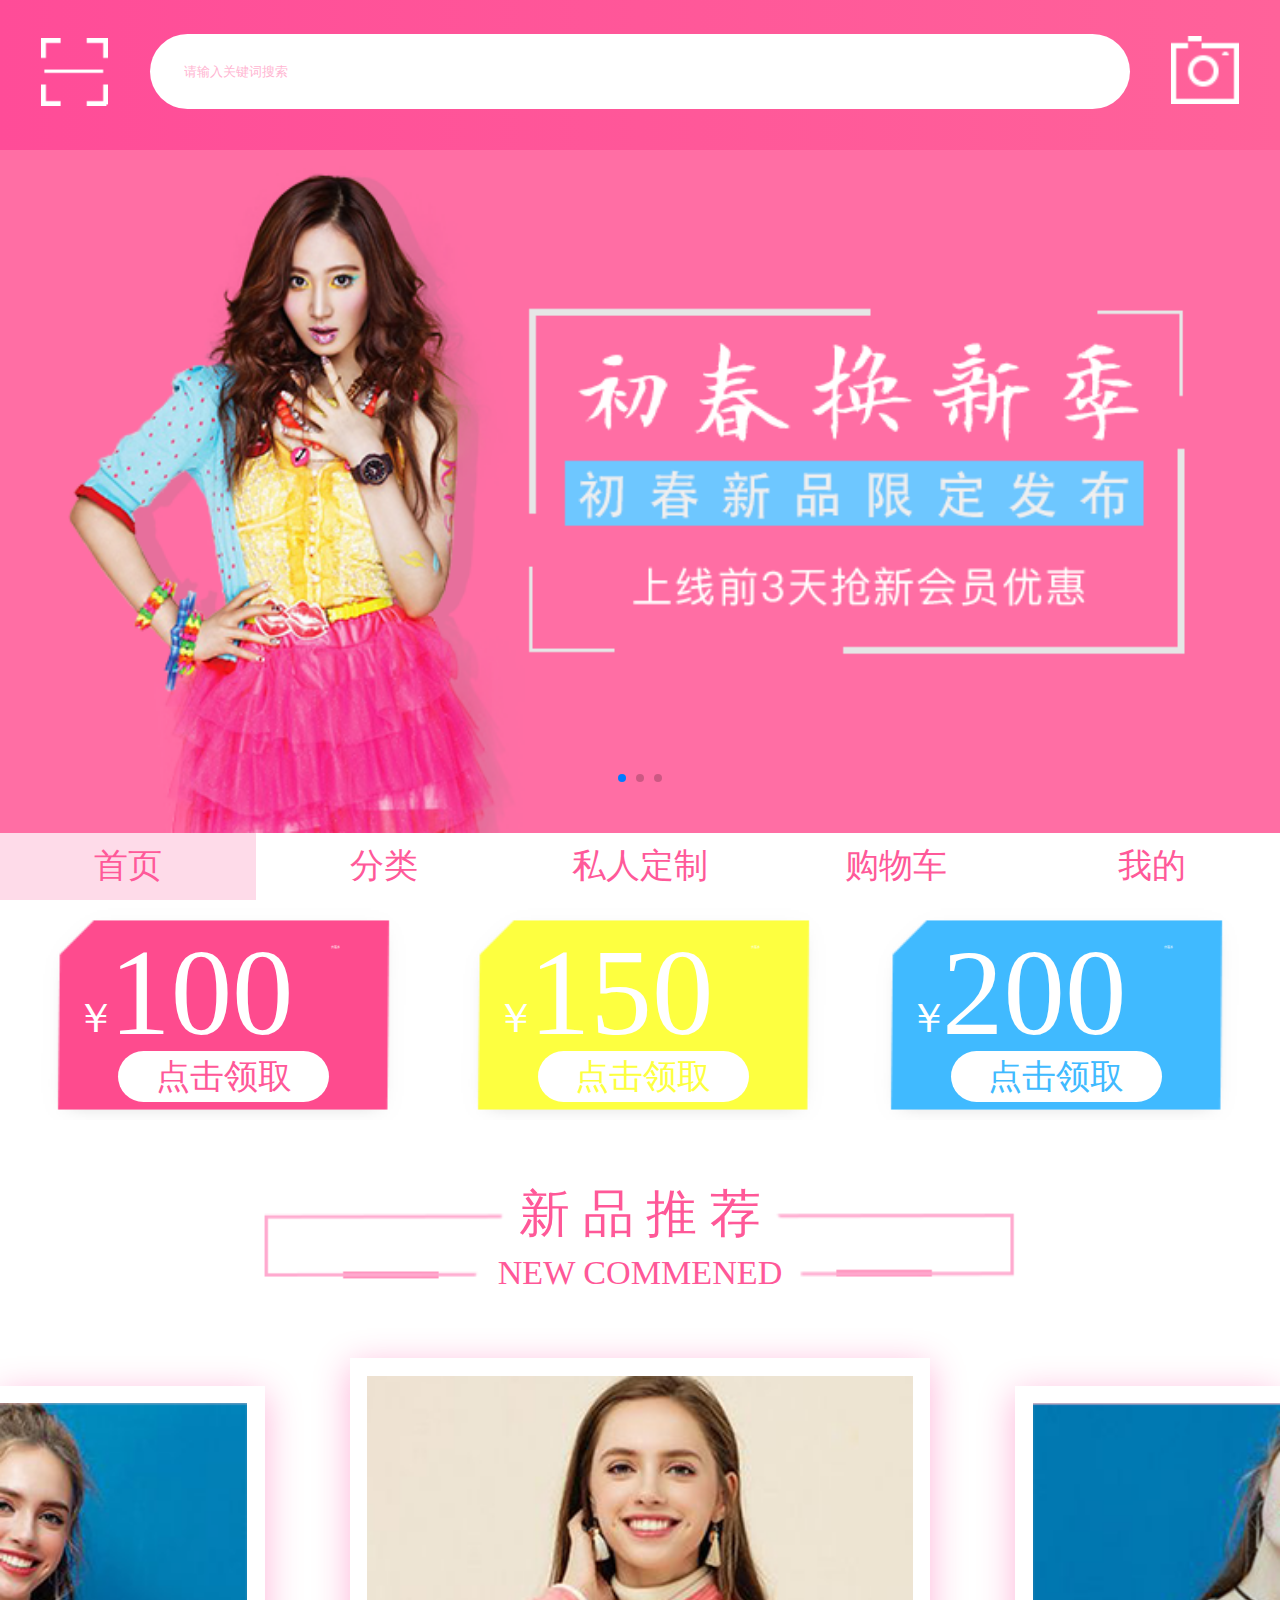
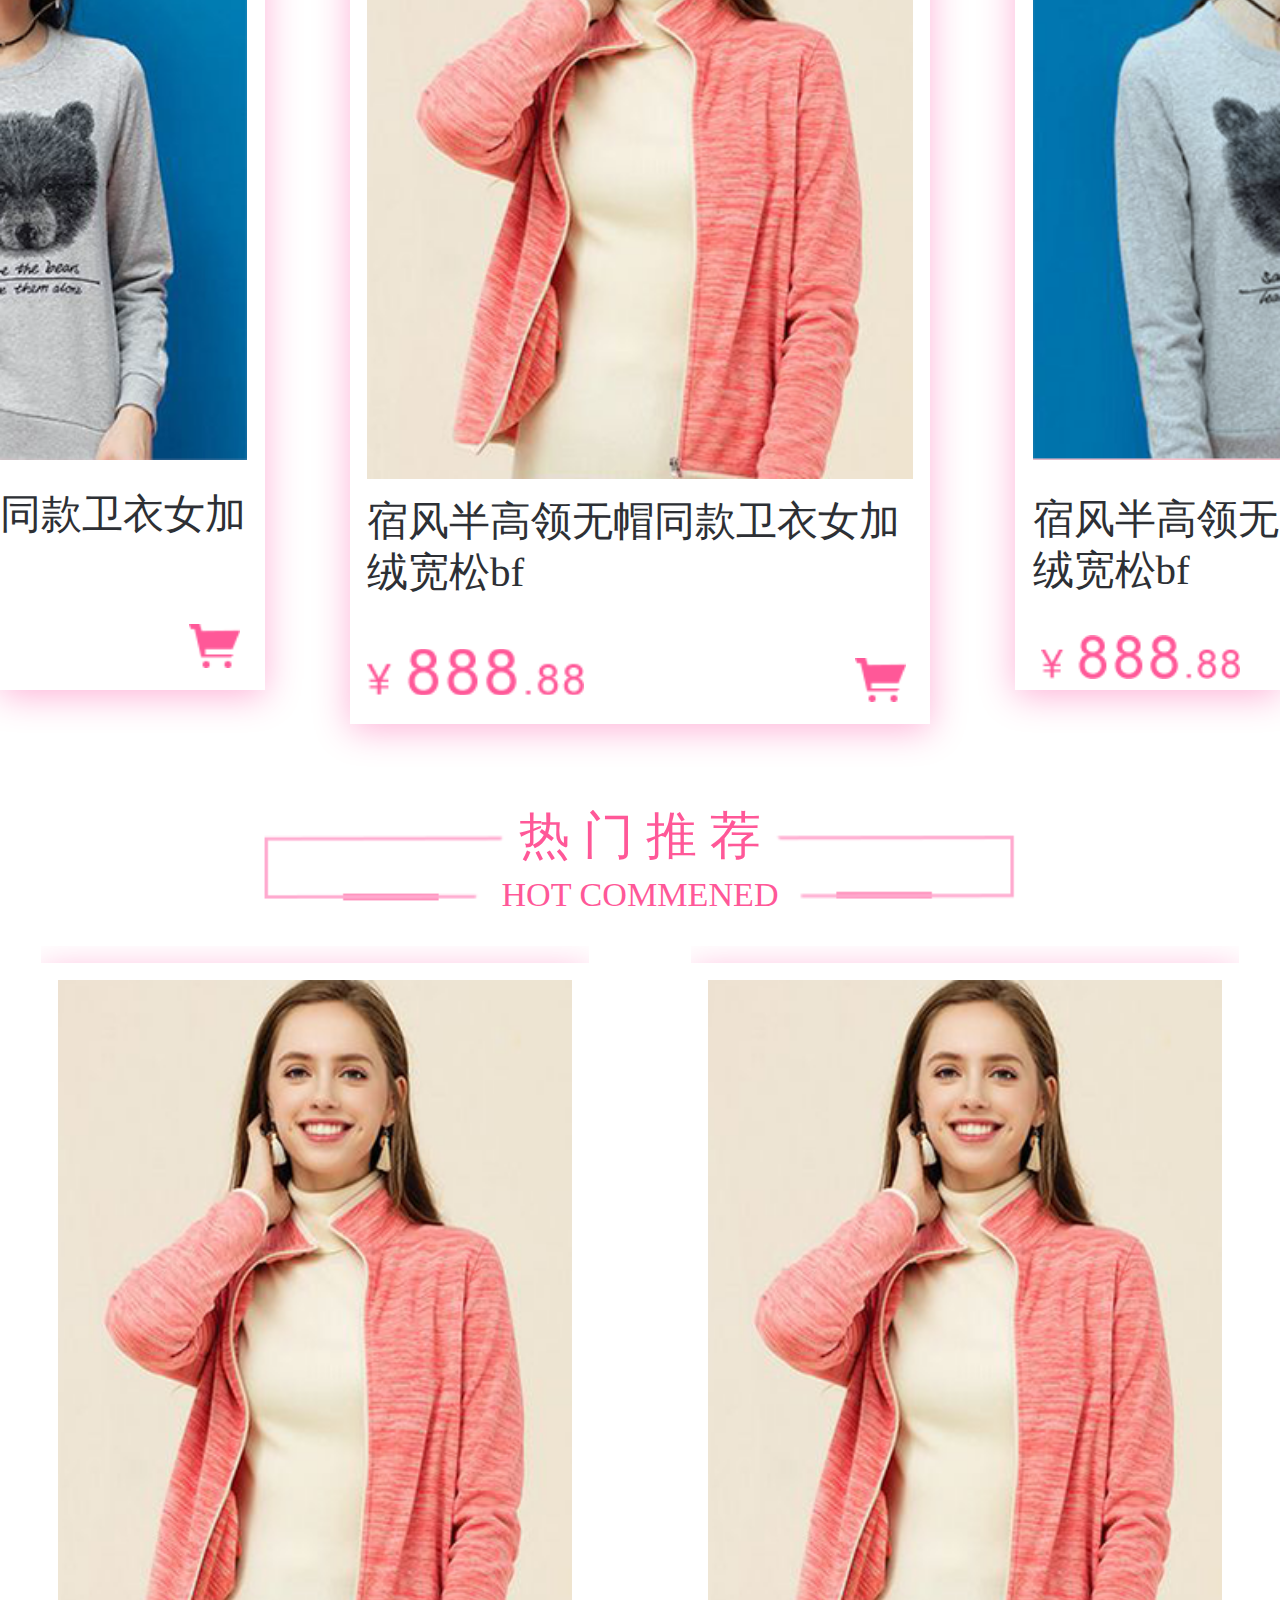
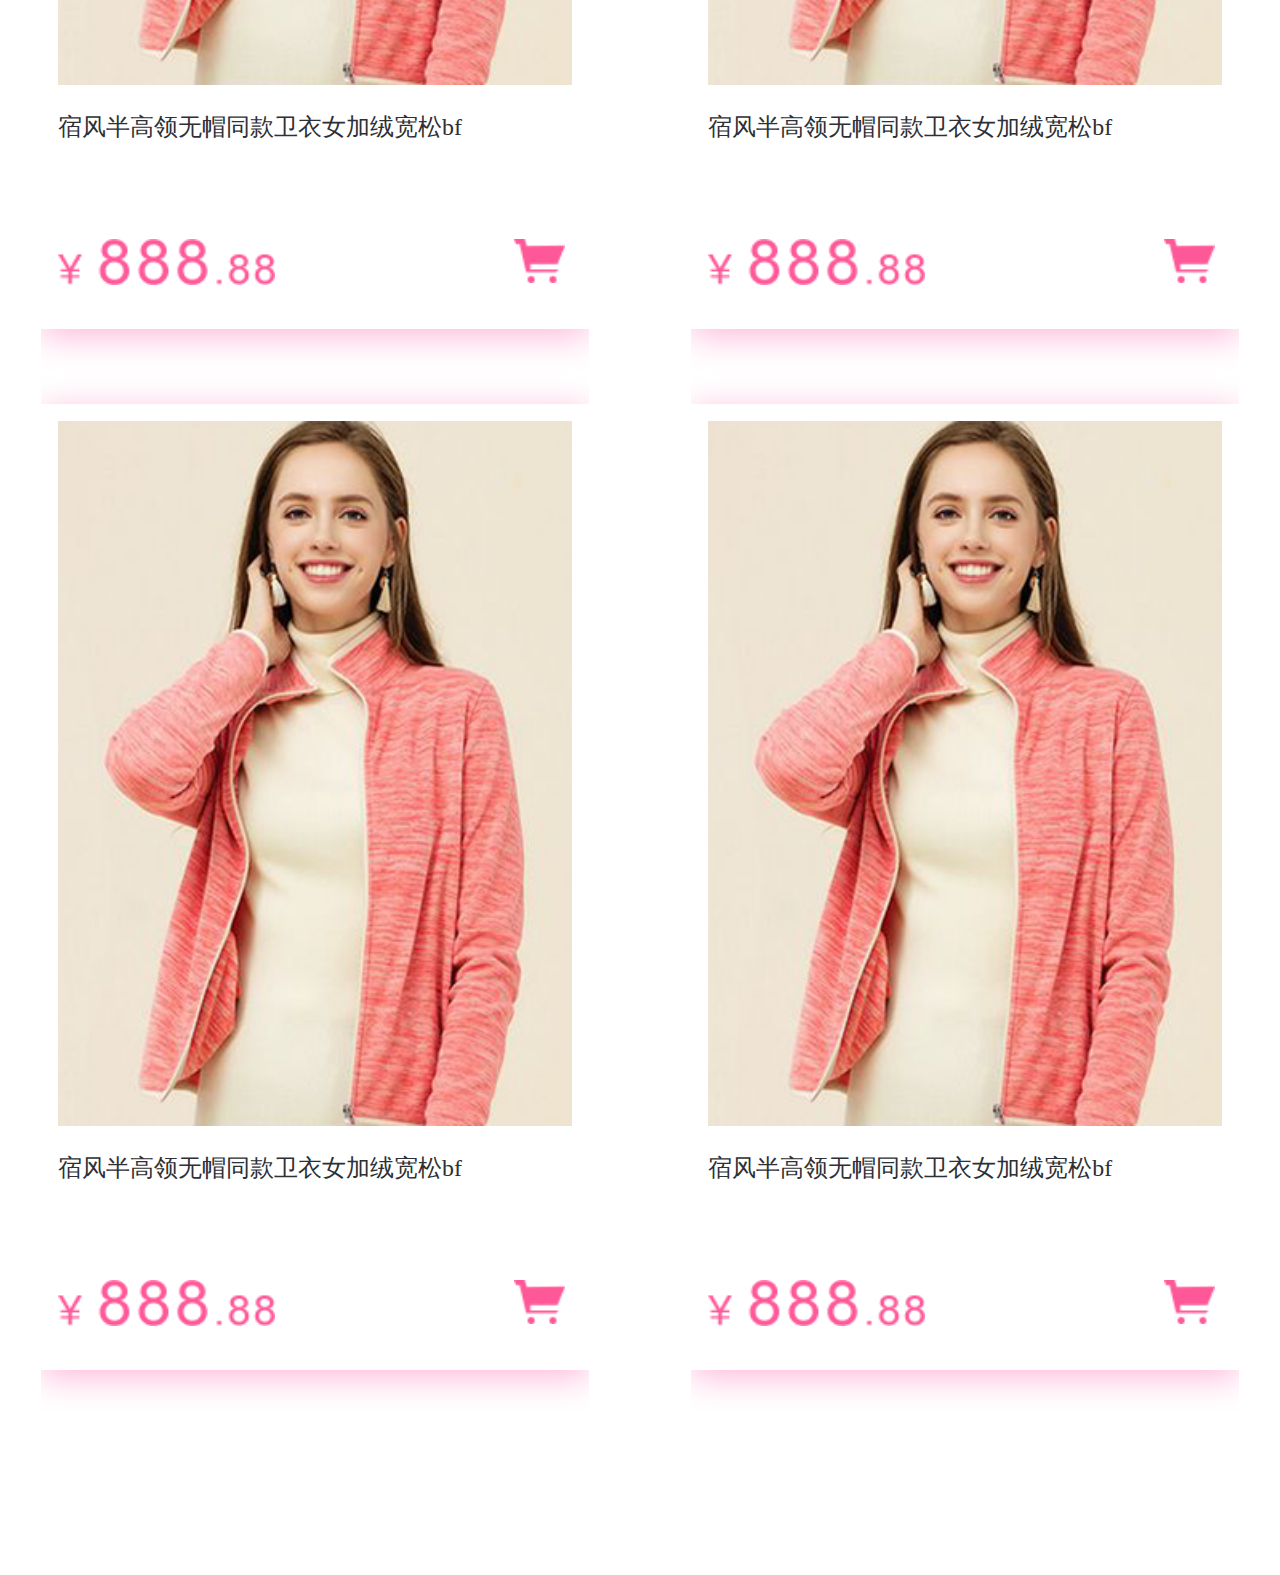
<file: index.html>
<!DOCTYPE html>
<html lang="en">
<head>
	<meta charset="UTF-8">
	<meta name="viewport" content="width=device-width",initial-scale="1.0,maximum-scale=1.0,user-scalab=0">
	<title>私奢</title>
	<link rel="stylesheet" href="css/swiper.css">
	<link rel="stylesheet" href="css/index.css">
	<script src="js/rem.js"></script>
	<script src="js/swiper-jquery.js"></script>
	<script src="js/swiper.js"></script>
</head>
<body>
	<!-- 导航 -->
	<div class="topTab">
		<a href="" class="left"></a>
		<div class="search">
			<input type="text" placeholder="请输入关键词搜索">
			<a href=""></a>
		</div>
		<a href="" class="right"></a>
	</div>
	<!-- 导航结束 -->

	<!-- banner -->
	<!-- <div class="banner">
		<img src="img/shouye-banner.png" alt="">
		<div class="box">
			<div class="dot"></div>
			<div class="dot"></div>
			<div class="dot"></div>
			<div class="dot"></div>
			<div class="dot"></div>
		</div>

	</div> -->
	<!-- banner结束 -->
	<div class="swiper-container banner">
    	<div class="swiper-wrapper">
        	<div class="swiper-slide">
        		<img src="img/shouye-banner.png" alt="">
        	</div>
        	<div class="swiper-slide">Slide 2</div>
        	<div class="swiper-slide">Slide 3</div>
    	</div>
		<!-- 如果需要分页器 -->
    	<div class="swiper-pagination"></div>
    
    	<!-- 如果需要导航按钮 -->
    	<!-- <div class="swiper-button-prev"></div>
    	<div class="swiper-button-next"></div> -->
    
   		 <!-- 如果需要滚动条 -->
    	<!-- <div class="swiper-scrollbar"></div> --> 
	</div>

	<!-- 礼物卷 -->
	<div class="juan">
		<div class="neikuan">
			<div class="box">
				<div class="fuhao">￥</div>
				<div class="price">100</div>
				<div class="miaoshu">优惠券</div>
				<a href="">点击领取</a>
			</div>
			<div class=" box">
				<div class="fuhao">￥</div>
				<div class="price">150</div>
				<div class="miaoshu">优惠券</div>
				<a href="">点击领取</a>
			</div>
			<div class="box">
				<div class="fuhao">￥</div>
				<div class="price">200</div>
				<div class="miaoshu">优惠券</div>
				<a href="">点击领取</a>
			</div>
		</div>
	</div>
	<!-- 礼物卷结束 -->

	<!-- 新品推荐 -->
	<div class="xinpin">
		<div class="tittle">
			<div class="Chinese">新 品 推 荐</div>
			<div class="English">NEW COMMENED</div>
		</div>
		<div class="shangpin">
			<div class="all">
				<div class="cart"></div>
				<a href="" class="list">
					<img src="img/new1.png" alt="" class="tupian">
					<p class="wenzi">同款卫衣女加</p>
				</a>
			</div>
			<div class="all">
				<div class="cart"></div>
				<a href="" class="list">
					<img src="img/new2.png" alt="" class="tupian">
					<p class="wenzi">宿风半高领无帽同款卫衣女加绒宽松bf</p>
					<div class="price"></div>
				</a>
			</div>
			<div class="all">
				<a href="" class="list">
					<img src="img/new3.png" alt="" class="tupian">
					<p class="wenzi">宿风半高领无绒宽松bf</p>
					<div class="price"></div>
				</a>
			</div>
		</div>
	</div>
	<!-- 新品推荐结束 -->

	<!-- 热门推荐 -->
	<div class="remen">
		<div class="tittle">
			<div class="Chinese">热 门 推 荐</div>
			<div class="English">HOT COMMENED</div>
		</div>
		<div class="neikuan">
			<div class="left">
				<div class="all">	
					<a href="" class="list">
						<img src="img/new2.png" alt="" class="tupian">
						<p class="wenzi">宿风半高领无帽同款卫衣女加绒宽松bf</p>
						<div class="price"></div>
						<div class="cart"></div>
					</a>
				</div>
				<div class="all">
					<a href="" class="list">
						<img src="img/new2.png" alt="" class="tupian">
						<p class="wenzi">宿风半高领无帽同款卫衣女加绒宽松bf</p>
						<div class="price"></div>
					</a>
					<div class="cart"></div>
				</div>
			</div>
			<div class="right">
				<div class="all">
					<a href="" class="list">
						<img src="img/new2.png" alt="" class="tupian">
						<p class="wenzi">宿风半高领无帽同款卫衣女加绒宽松bf</p>
						<div class="price"></div>
					</a>
					<div class="cart"></div>
				</div>
				<div class="all">
					<a href="" class="list">
						<img src="img/new2.png" alt="" class="tupian">
						<p class="wenzi">宿风半高领无帽同款卫衣女加绒宽松bf</p>
						<div class="price"></div>	
					</a>
					<div class="cart"></div>
				</div>
			</div>
		</div>
	</div>


	<!-- Tab栏 -->
	<div class="tab">
		<a href="index.html" class="list">
			<div class="icon icon1"></div>
			<div class="wenzi">首页</div>
		</a>
		<a href="" class="list">
			<div class="icon icon2"></div>
			<div class="wenzi">分类</div>
		</a>
		<a href="" class="list">
			<div class="icon icon3"></div>
			<div class="wenzi">私人定制</div>
		</a>
		<a href="cart.html" class="list">
			<div class="icon icon4"></div>
			<div class="wenzi">购物车</div>
		</a>
		<a href="personal.html" class="list">
			<div class="icon icon5"></div>
			<div class="wenzi">我的</div>
		</a>
	</div>
	<!-- Tab栏结束 -->
	<script>        
  var mySwiper = new Swiper ('.swiper-container', {
    // direction: 'vertical',
    loop: true,
    
    // 如果需要分页器
    // pagination: {
    //   el: '.swiper-pagination',
    // },
     pagination:'.swiper-pagination',
    // 如果需要前进后退按钮
    // navigation: {
    //   nextEl: '.swiper-button-next',
    //   prevEl: '.swiper-button-prev',
    // },
    
    // 如果需要滚动条
    // scrollbar: {
    //   el: '.swiper-scrollbar',
    // },
  })        
  </script>
</body>
</html>
</file>
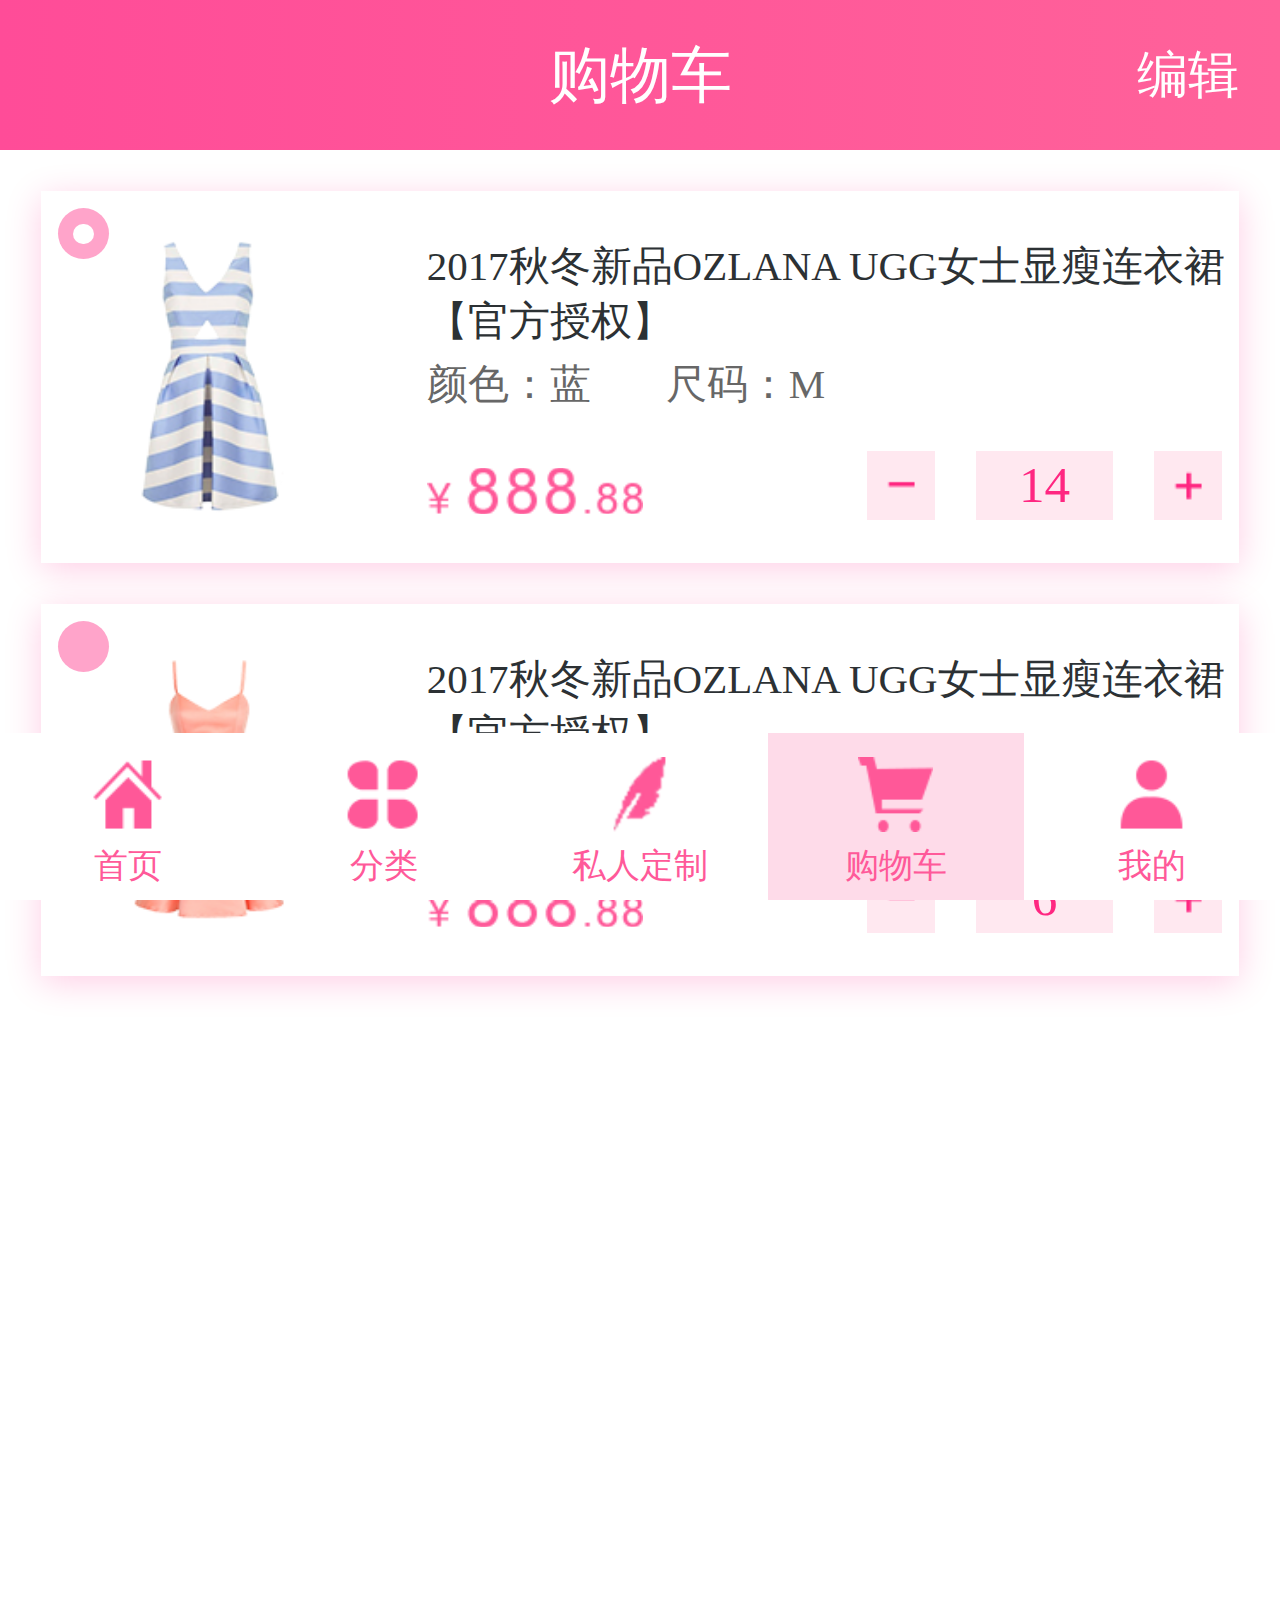
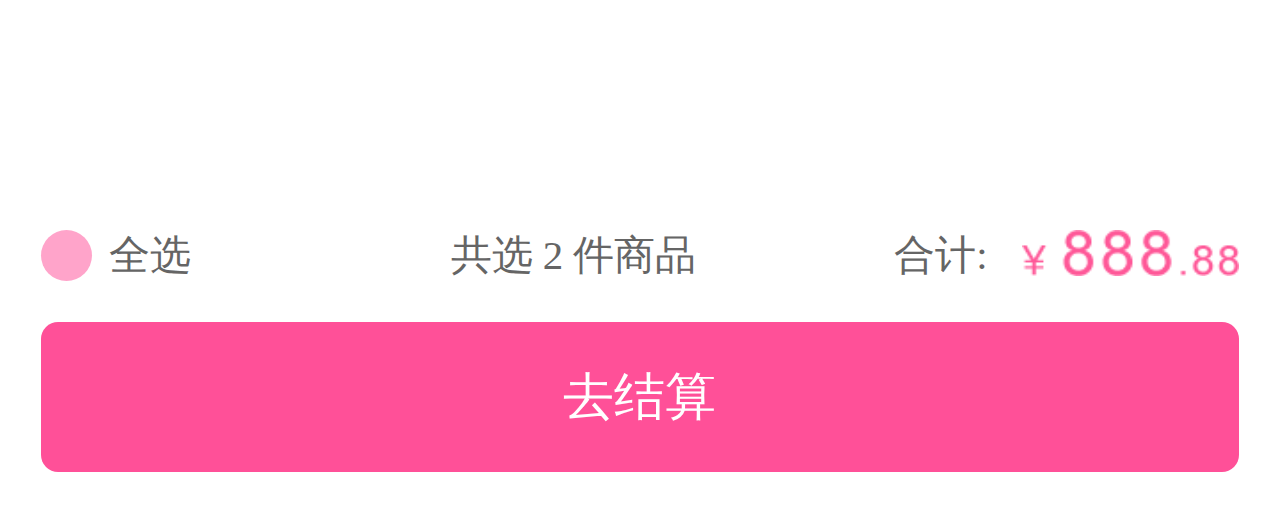
<file: cart.html>
<!DOCTYPE html>
<html lang="en">
<head>
	<meta charset="UTF-8">
	<meta name="viewport" content="width=device-width",initial-scale="1.0,maximum-scale=1.0,user-scalab=0">
	<title>购物车</title>
	<link rel="stylesheet" href="css/cart.css">
	<script src="js/rem.js"></script>
</head>
<body>
	<!-- 导航 -->
	<div class="topTab">
		<a href="" class="left"></a>
		购物车
		<a href="" class="right">编辑</a>
	</div>
	<!-- 导航结束 -->

	<!-- 购物列表 -->
	<div class="main">
		<div class="list">
			<div class="gouxuan">
				<div class="true"></div>
			</div>
			<img src="img/gouwuche1.png" alt="" class="left">
			<div class="right">
				<div class="miaoshu">
					2017秋冬新品OZLANA  UGG女士显瘦连衣裙【官方授权】
				</div>
				<div class="biaozhu">
					<div class="biaozhu1">颜色：蓝</div>
					<div class="biaozhu2">尺码：M</div>
				</div>
				<div class="bottom">
					<div class="price"></div>
					<div class="box1">
						<div class="jia"></div>
					</div>
					<div class="box2">
						<div class="shuliang">14</div>
					</div>
					<div class="box3">
						<div class="jian"></div>
					</div>
				</div>
			</div>
		</div>
		<div class="list">
			<div class="gouxuan">
			</div>
			<img src="img/gouwuche2.png" alt="" class="left">
			<div class="right">
				<div class="miaoshu">
					2017秋冬新品OZLANA  UGG女士显瘦连衣裙【官方授权】
				</div>
				<div class="biaozhu">
					<div class="biaozhu1">颜色：蓝</div>
					<div class="biaozhu2">尺码：M</div>
				</div>
				<div class="bottom">
					<div class="price"></div>
					<div class="box1">
						<div class="jia"></div>
					</div>
					<div class="box2">
						<div class="shuliang">6</div>
					</div>
					<div class="box3">
						<div class="jian"></div>
					</div>
				</div>
			</div>
		</div>
		<div class="xinxi">
			<div class="quanxuan"></div>
			<div class="quanxuan1">全选</div>
			<div class="amount">共选 2 件商品</div>
			<div class="heji">合计:</div>
			<div class="price"></div>
		</div>
		<div class="jiesuan">去结算</div>
	</div>
	<!-- 购物列表结束 -->

	<!-- Tab栏 -->
	<div class="tab">
		<a href="index.html" class="list">
			<div class="icon icon1"></div>
			<div class="wenzi">首页</div>
		</a>
		<a href="" class="list">
			<div class="icon icon2"></div>
			<div class="wenzi">分类</div>
		</a>
		<a href="" class="list">
			<div class="icon icon3"></div>
			<div class="wenzi">私人定制</div>
		</a>
		<a href="cart.html" class="list">
			<div class="icon icon4"></div>
			<div class="wenzi">购物车</div>
		</a>
		<a href="personal.html" class="list">
			<div class="icon icon5"></div>
			<div class="wenzi">我的</div>
		</a>
	</div>
	<!-- Tab栏结束 -->
</body>
</html>
</file>
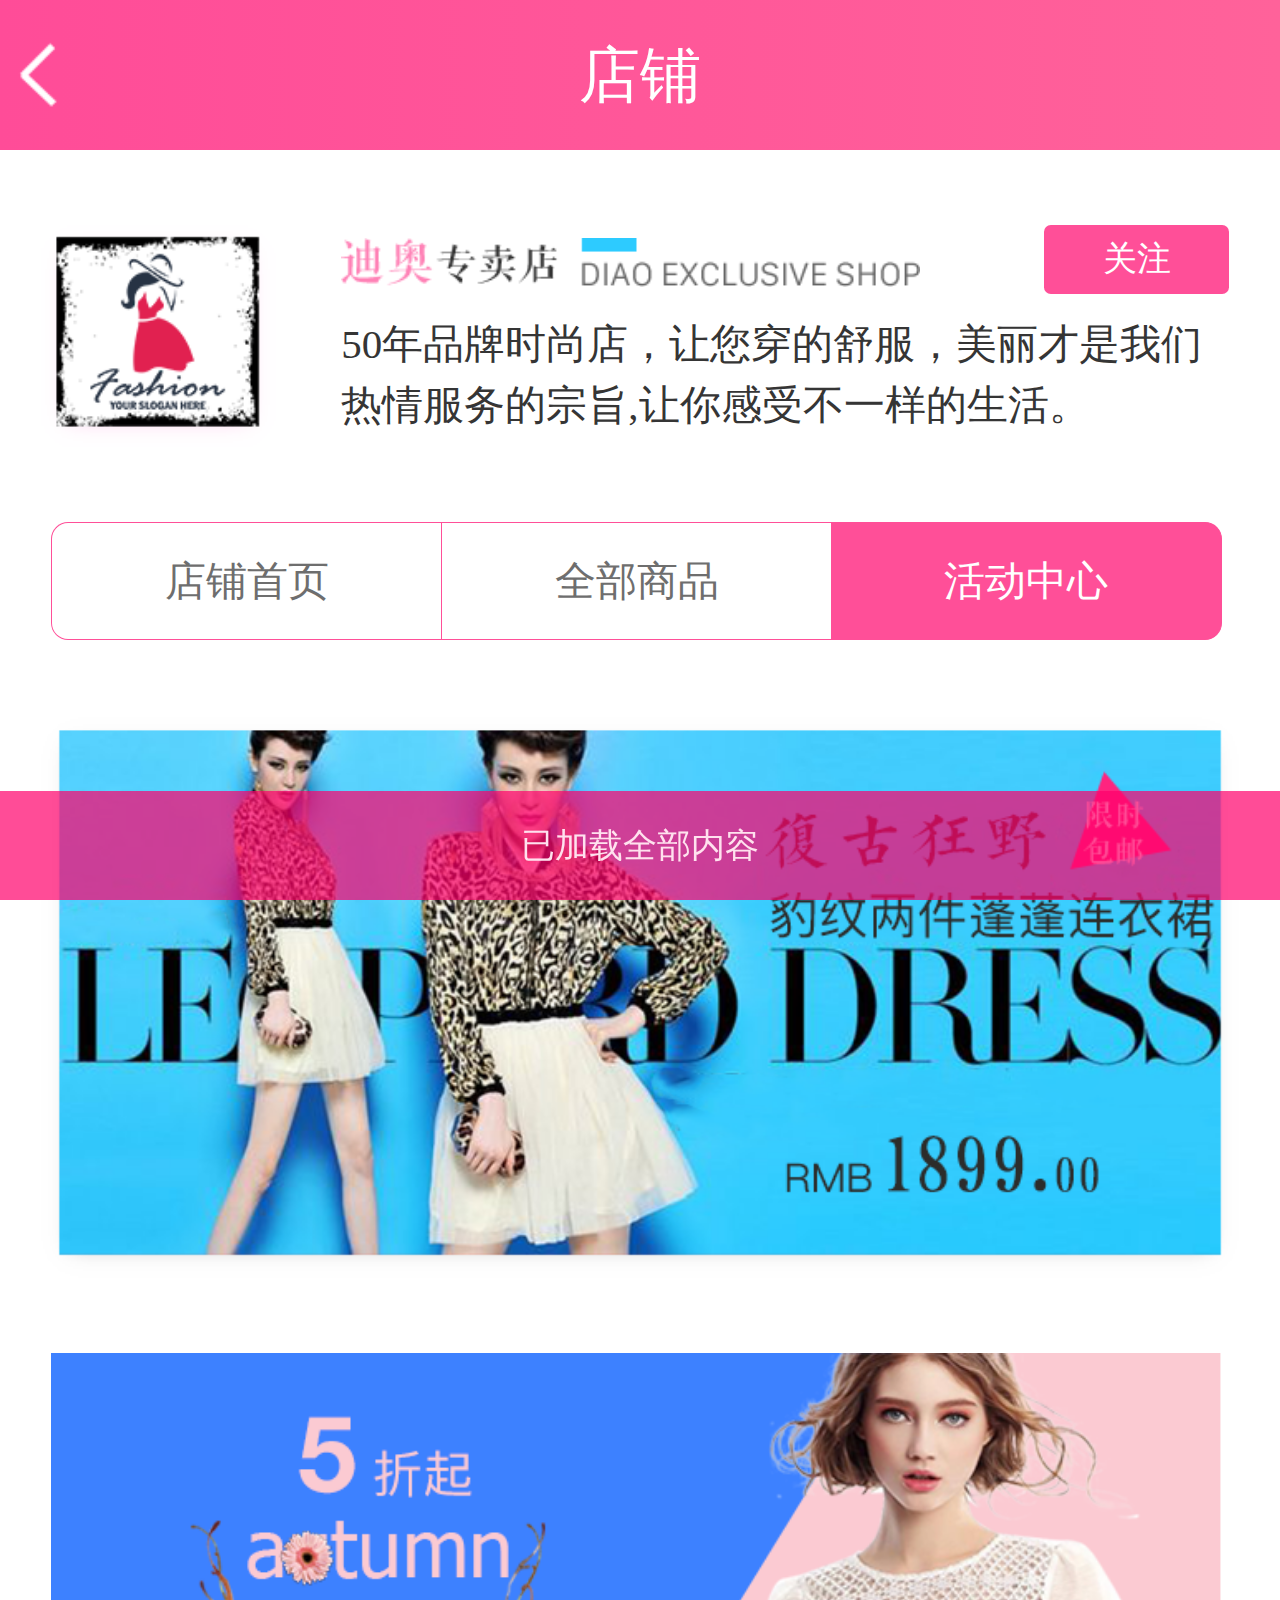
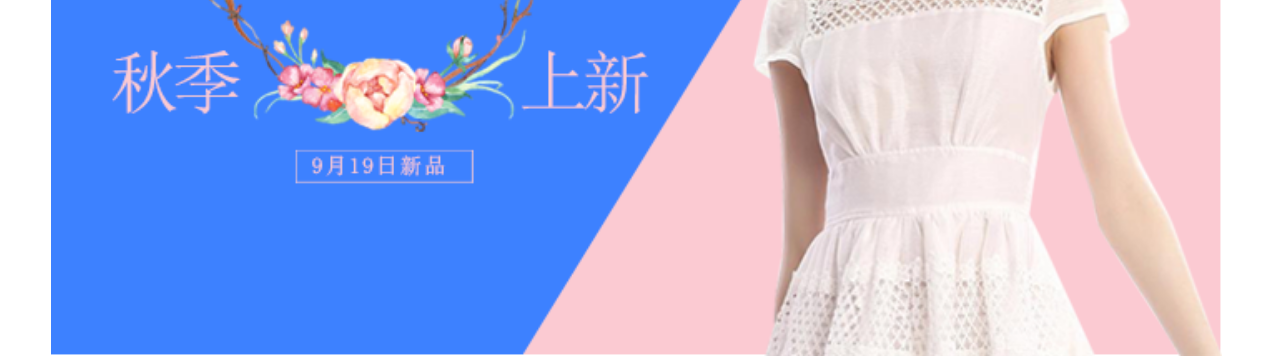
<file: dianpu.html>
<!DOCTYPE html>
<html lang="en">
<head>
	<meta charset="UTF-8">
	<meta name="viewport" content="width=device-width",initial-scale="1.0,maximum-scale=1.0,user-scalab=0">
	<title>店铺活动区</title>
	<link rel="stylesheet" href="css/dianpu.css">
	<script src="js/rem.js"></script>
</head>
<body>
	<!-- 导航 -->
	<div class="topTab">
		<a href="personal.html" class="left"></a>
		店铺
		<a href="" class="right"></a>
	</div>
	<!-- 导航结束 -->

	<!-- 主体 -->
	<div class="main">
		<div class="top">
			<div class="left"></div>
			<div class="right">
				<div class="dianpu">
					<div class="mingzi"></div>
					<div class="guanzhu">关注</div>
				</div>
				<p class="miaoshu">
					50年品牌时尚店，让您穿的舒服，美丽才是我们
					热情服务的宗旨,让你感受不一样的生活。
				</p>
			</div>
		</div>
		<div class="biaoqian">
			<a href="dianpushouye.html">
				<div class="left">店铺首页</div>
			</a>			
			<div class="mid">全部商品</div>
			<a href="dianpu.html">
				<div class="right">活动中心</div>	
			</a>
		</div>
		<img src="img/banner1.png" alt="">
		<img src="img/banner2.png" alt="" class="banner2">
		<div class="bottom">已加载全部内容</div>
	</div>
	<!-- 主体结束 -->
</body>
</html>
</file>
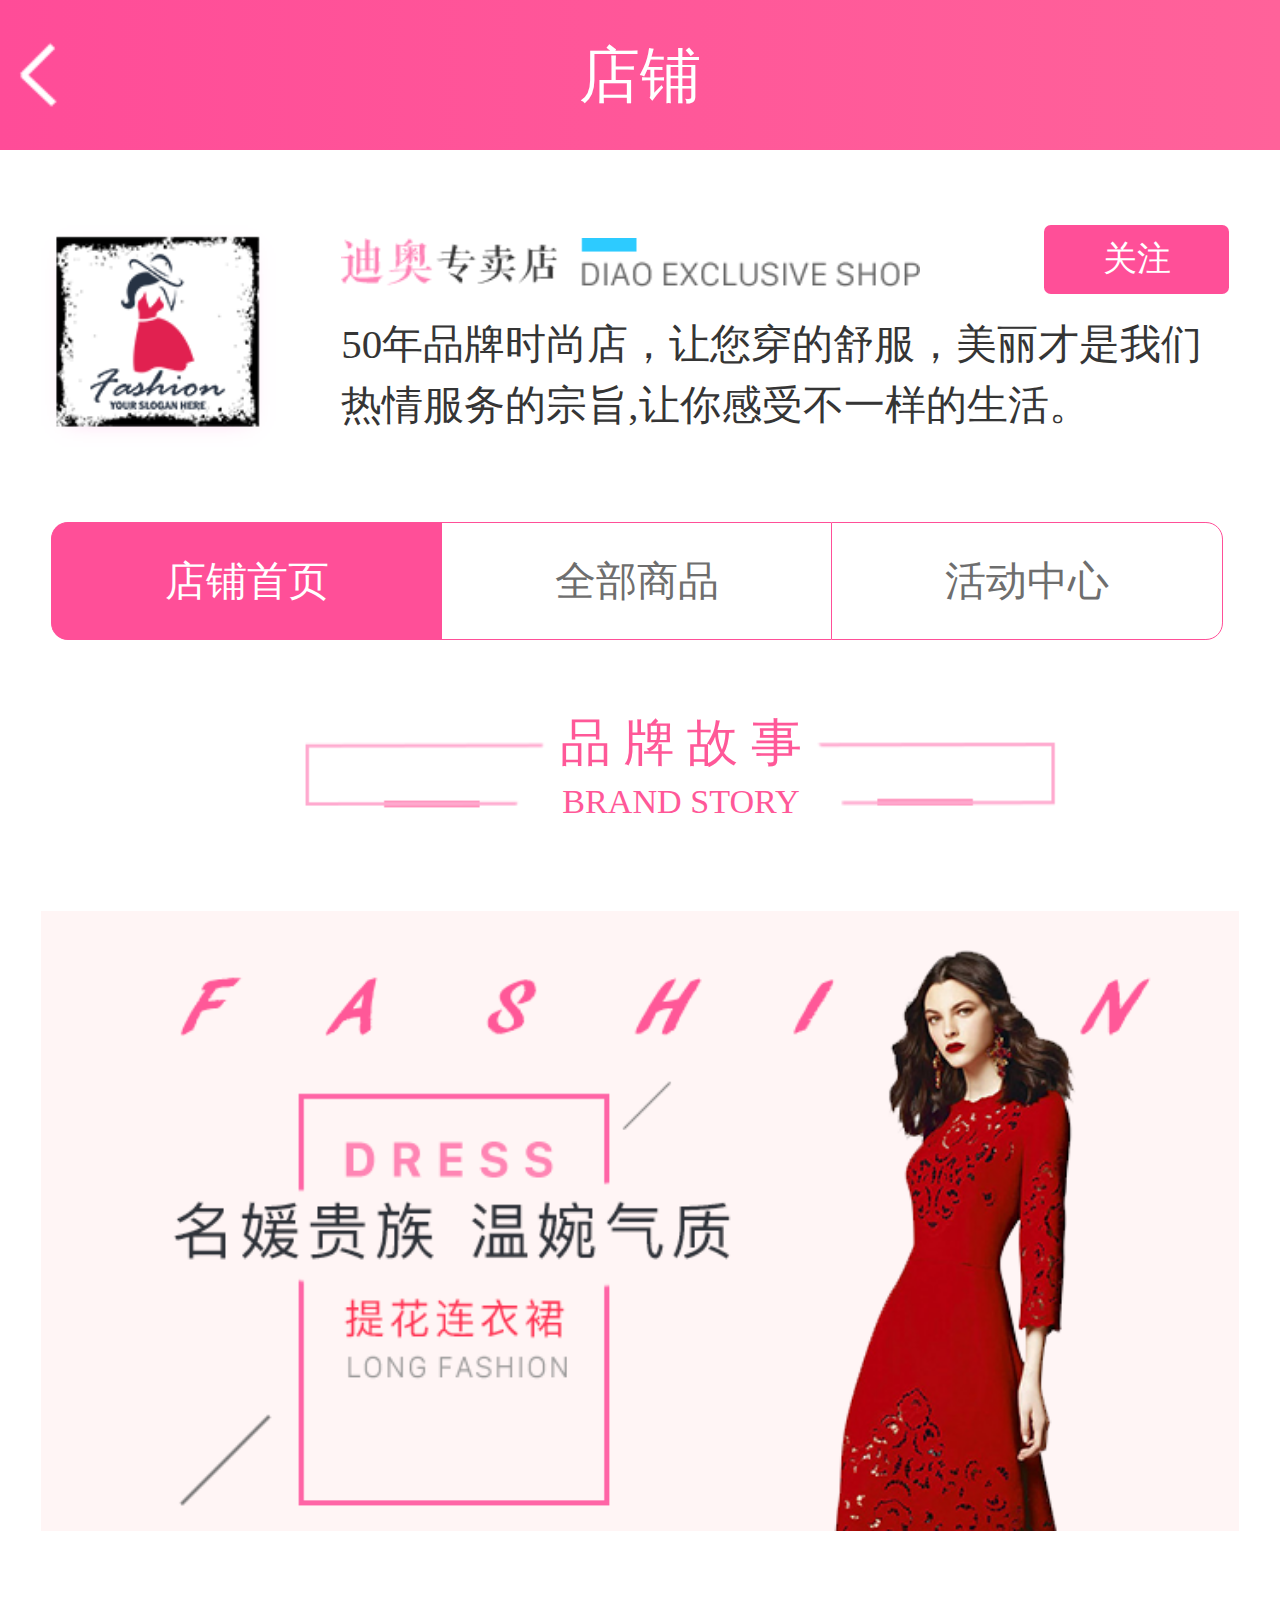
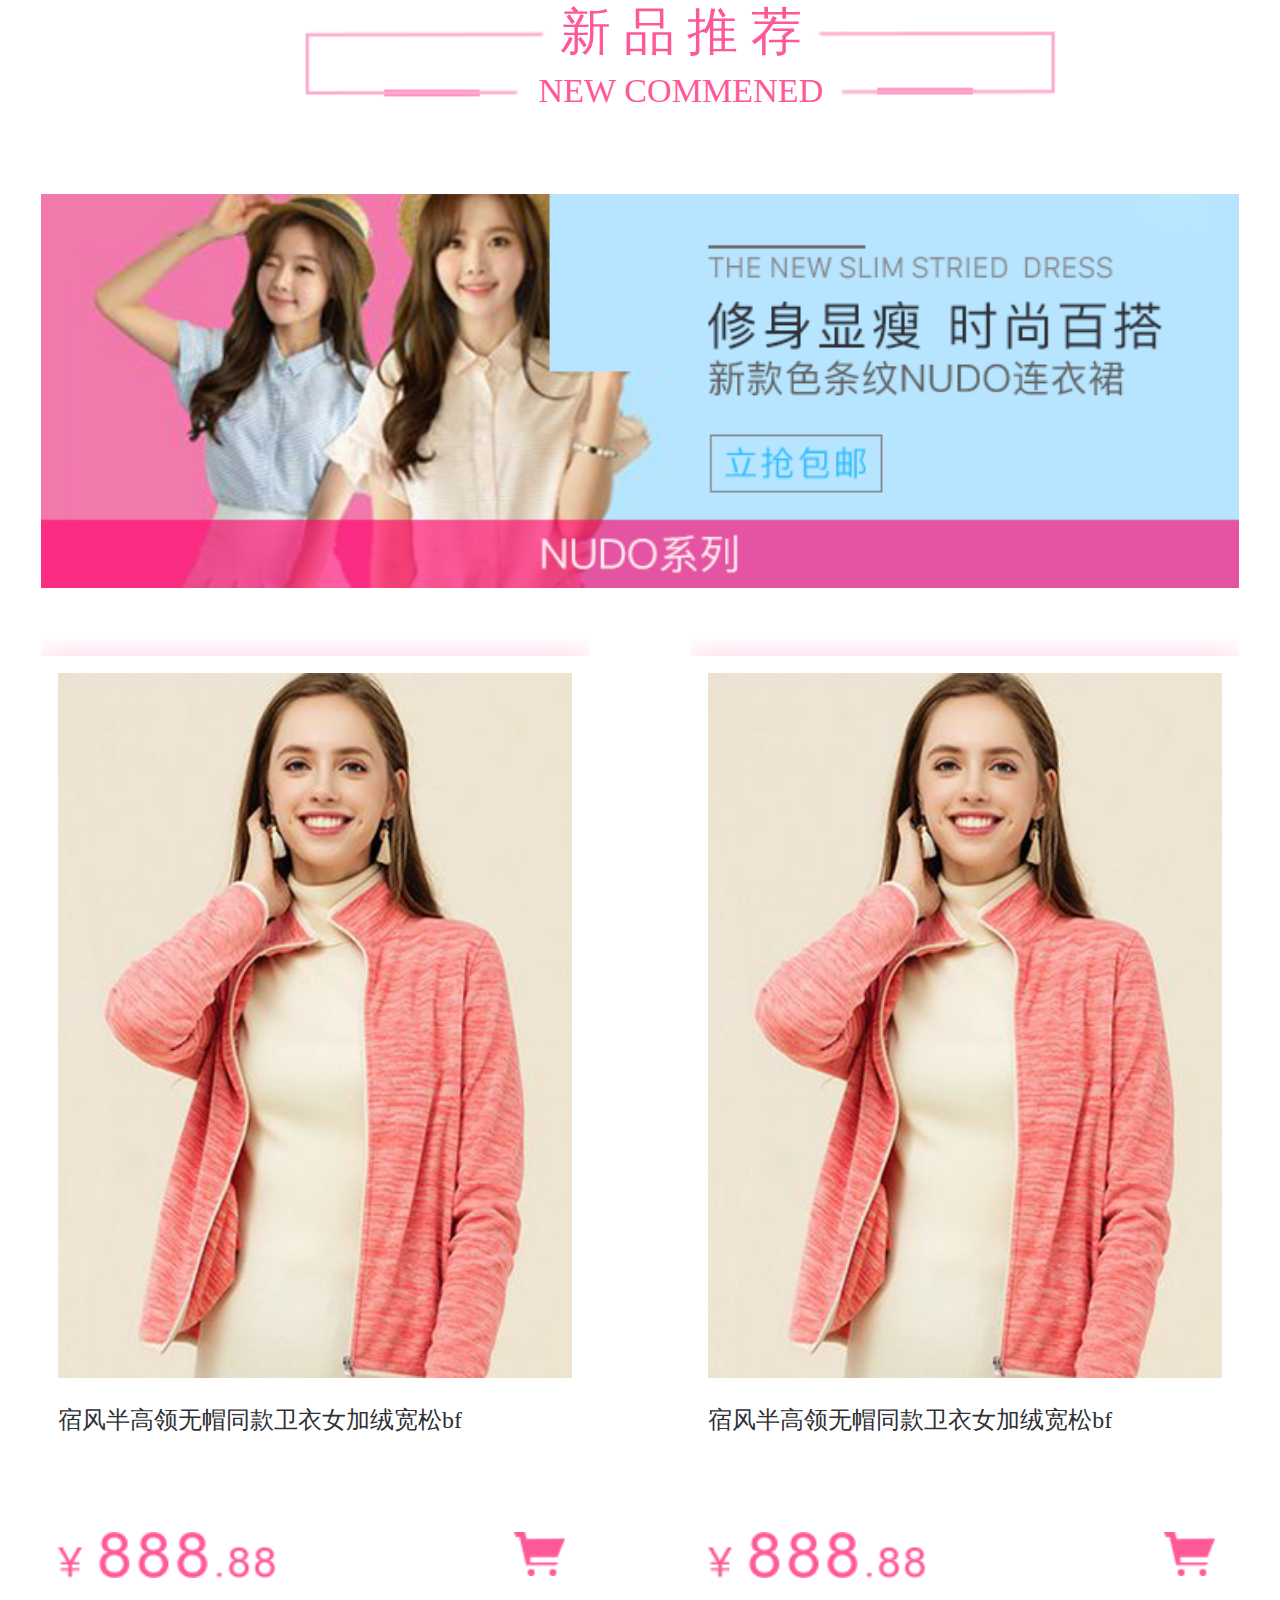
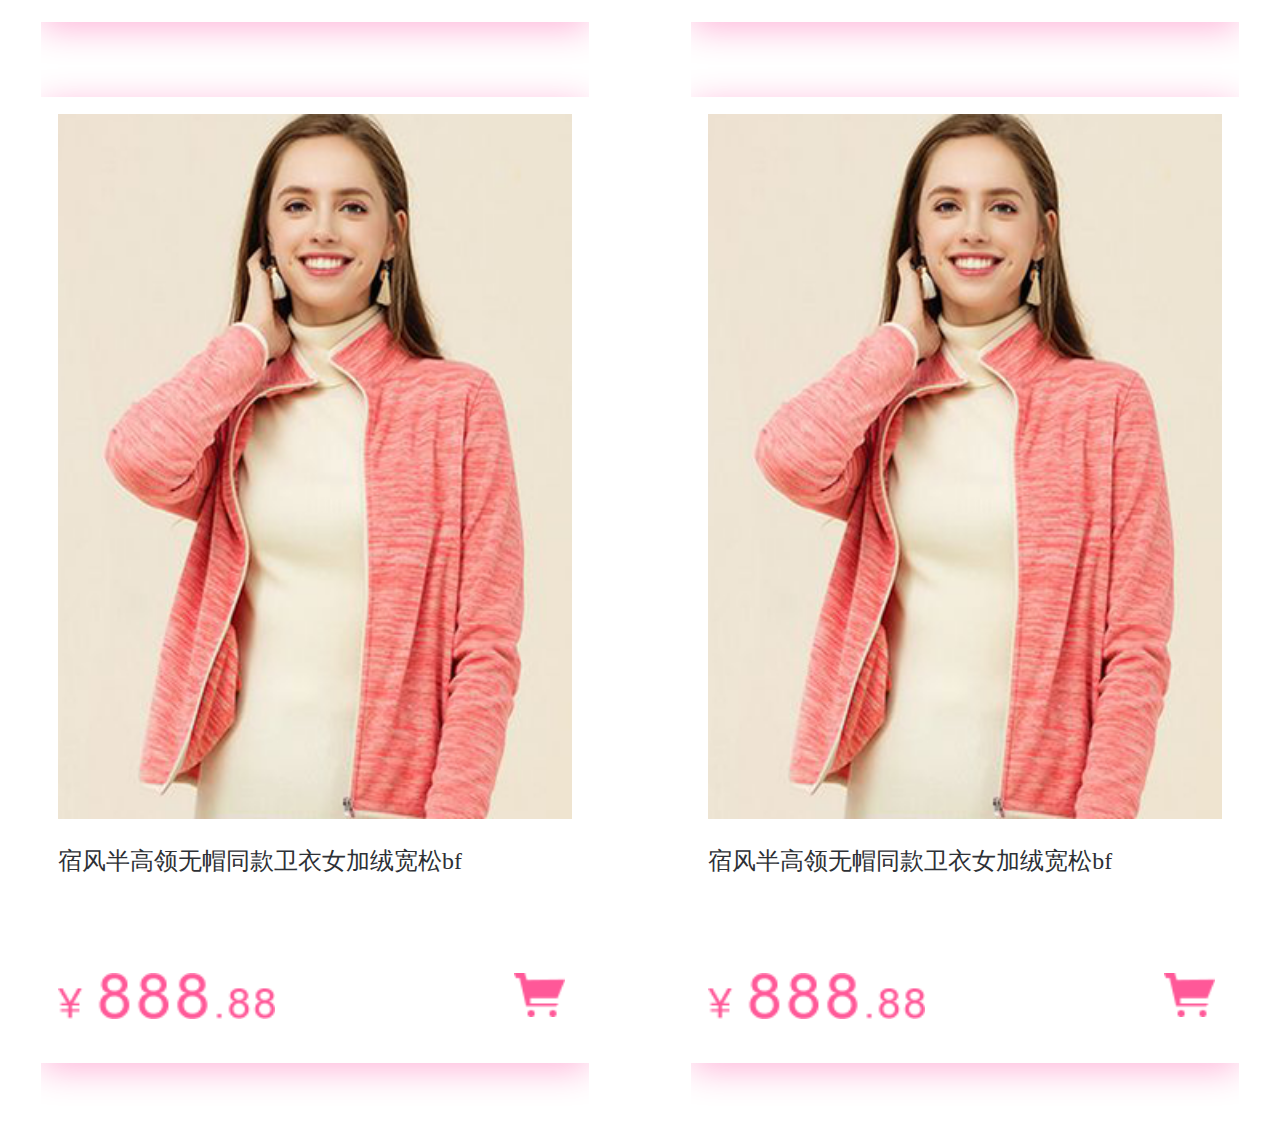
<file: dianpushouye.html>
<!DOCTYPE html>
<html lang="en">
<head>
	<meta charset="UTF-8">
	<meta name="viewport" content="width=device-width",initial-scale="1.0,maximum-scale=1.0,user-scalab=0">
	<title>店铺活动区</title>
	<link rel="stylesheet" href="css/dianpushouye.css">
	<script src="js/rem.js"></script>
</head>
<body>
	<!-- 导航 -->
	<div class="topTab">
		<a href="personal.html" class="left"></a>
		店铺
		<a href="" class="right"></a>
	</div>
	<!-- 导航结束 -->

	<!-- 主体 -->
	<div class="main">
		<div class="top">
			<div class="left"></div>
			<div class="right">
				<div class="dianpu">
					<div class="mingzi"></div>
					<div class="guanzhu">关注</div>
				</div>
				<p class="miaoshu">
					50年品牌时尚店，让您穿的舒服，美丽才是我们
					热情服务的宗旨,让你感受不一样的生活。
				</p>
			</div>
		</div>
		<div class="biaoqian">
			<a href="dianpushouye.html">
				<div class="left">店铺首页</div>
			</a>			
			<div class="mid">全部商品</div>
			<a href="dianpu.html">
				<div class="right">活动中心</div>	
			</a>
		</div>

		<div class="tittle">
			<div class="Chinese">品 牌 故 事</div>
			<div class="English">BRAND STORY</div>
		</div>
		<div class="story"></div>
		<div class="tittle">
			<div class="Chinese">新 品 推 荐</div>
			<div class="English">NEW COMMENED</div>
		</div>
		<img src="img/xilie.png" alt="" class="xilie">
		<div class="neikuan">
			<div class="left">
				<div class="all">	
					<a href="" class="list">
						<img src="img/new2.png" alt="" class="tupian">
						<p class="wenzi">宿风半高领无帽同款卫衣女加绒宽松bf</p>
						<div class="price"></div>
						<div class="cart"></div>
					</a>
				</div>
				<div class="all">
					<a href="" class="list">
						<img src="img/new2.png" alt="" class="tupian">
						<p class="wenzi">宿风半高领无帽同款卫衣女加绒宽松bf</p>
						<div class="price"></div>
					</a>
					<div class="cart"></div>
				</div>
			</div>
			<div class="right">
				<div class="all">
					<a href="" class="list">
						<img src="img/new2.png" alt="" class="tupian">
						<p class="wenzi">宿风半高领无帽同款卫衣女加绒宽松bf</p>
						<div class="price"></div>
					</a>
					<div class="cart"></div>
				</div>
				<div class="all">
					<a href="" class="list">
						<img src="img/new2.png" alt="" class="tupian">
						<p class="wenzi">宿风半高领无帽同款卫衣女加绒宽松bf</p>
						<div class="price"></div>	
					</a>
					<div class="cart"></div>
				</div>
			</div>
		</div>

	</div>
	<!-- 主体结束 -->
</body>
</html>
</file>
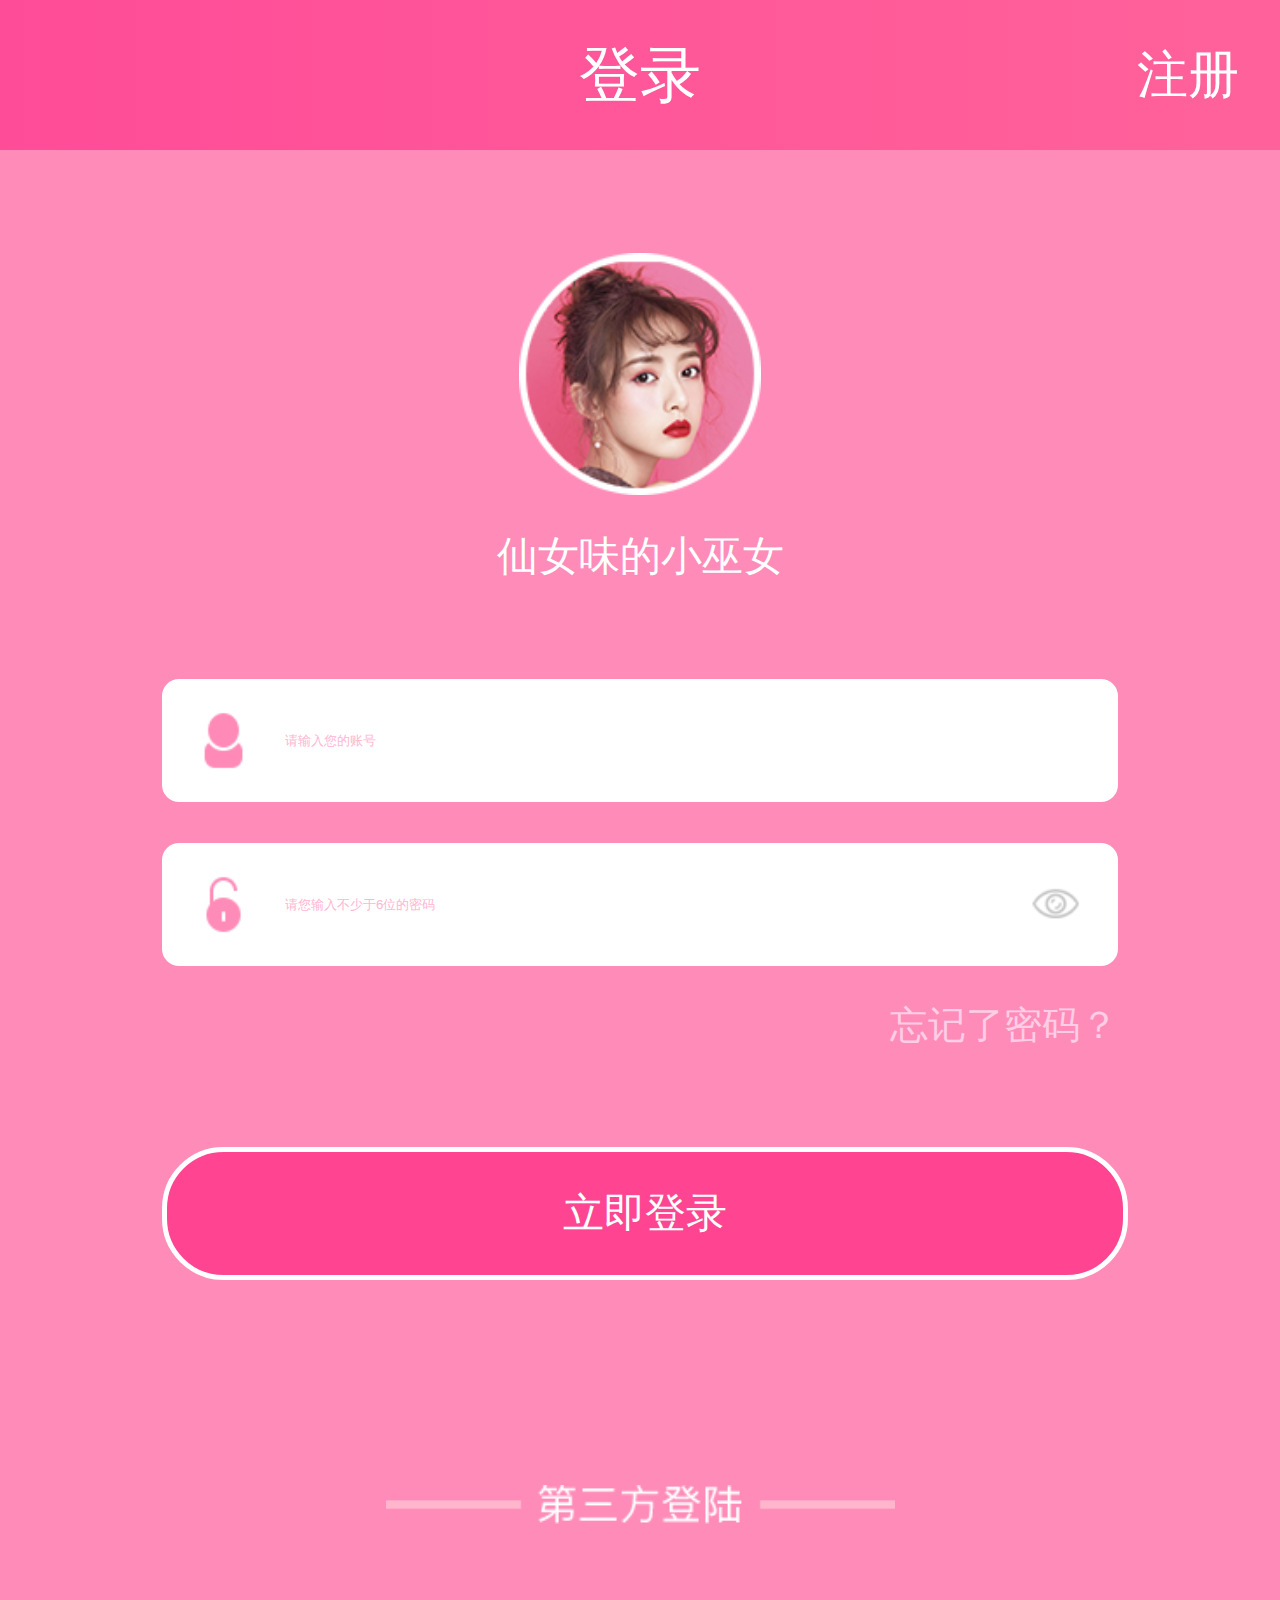
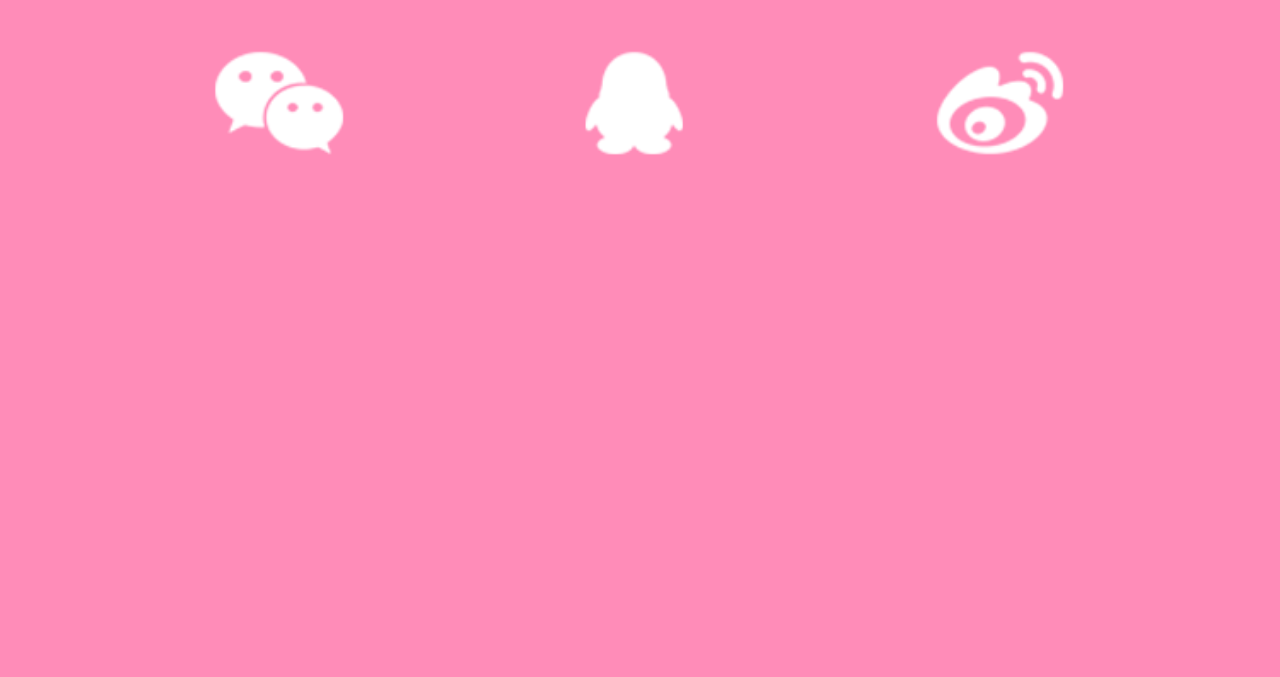
<file: login.html>
<!DOCTYPE html>
<html lang="en">
<head>
	<meta charset="UTF-8">
	<meta name="viewport" content="width=device-width",initial-scale="1.0,maximum-scale=1.0,user-scalab=0">
	<title>登录</title>
	<link rel="stylesheet" href="css/login.css">
	<script src="js/rem.js"></script>
</head>
<body>
	<!-- 导航 -->
	<div class="topTab">
		<a href="" class="left"></a>
		登录
		<a href="register.html" class="right">注册</a>
	</div>
	<!-- 导航结束 -->

	<!-- 主体 -->
	<div class="main">
		<img src="img/touxiang.png" alt="" class="touxiang">
		<div class="user">仙女味的小巫女</div>
		<div class="account">
			<input type="text" placeholder="请输入您的账号" class="zhanghao">
			<div class="logo"></div>
		</div>
		<div class="password">
			<div class="logo"></div>
			<div class="logo1"></div>
			<input type="text" placeholder="请您输入不少于6位的密码" class="mima">
		</div>
		<div class="tishi">忘记了密码？</div>
		<a href="index.html" class="login">立即登录</a>
		<div class="disanfang"></div>
		<div class="disanfang1">
			<div class="weixin"></div>
			<div class="qq"></div>
			<div class="weibo"></div>
		</div>
	</div>
	<!-- 主体结束 -->

</body>
</html>
</file>
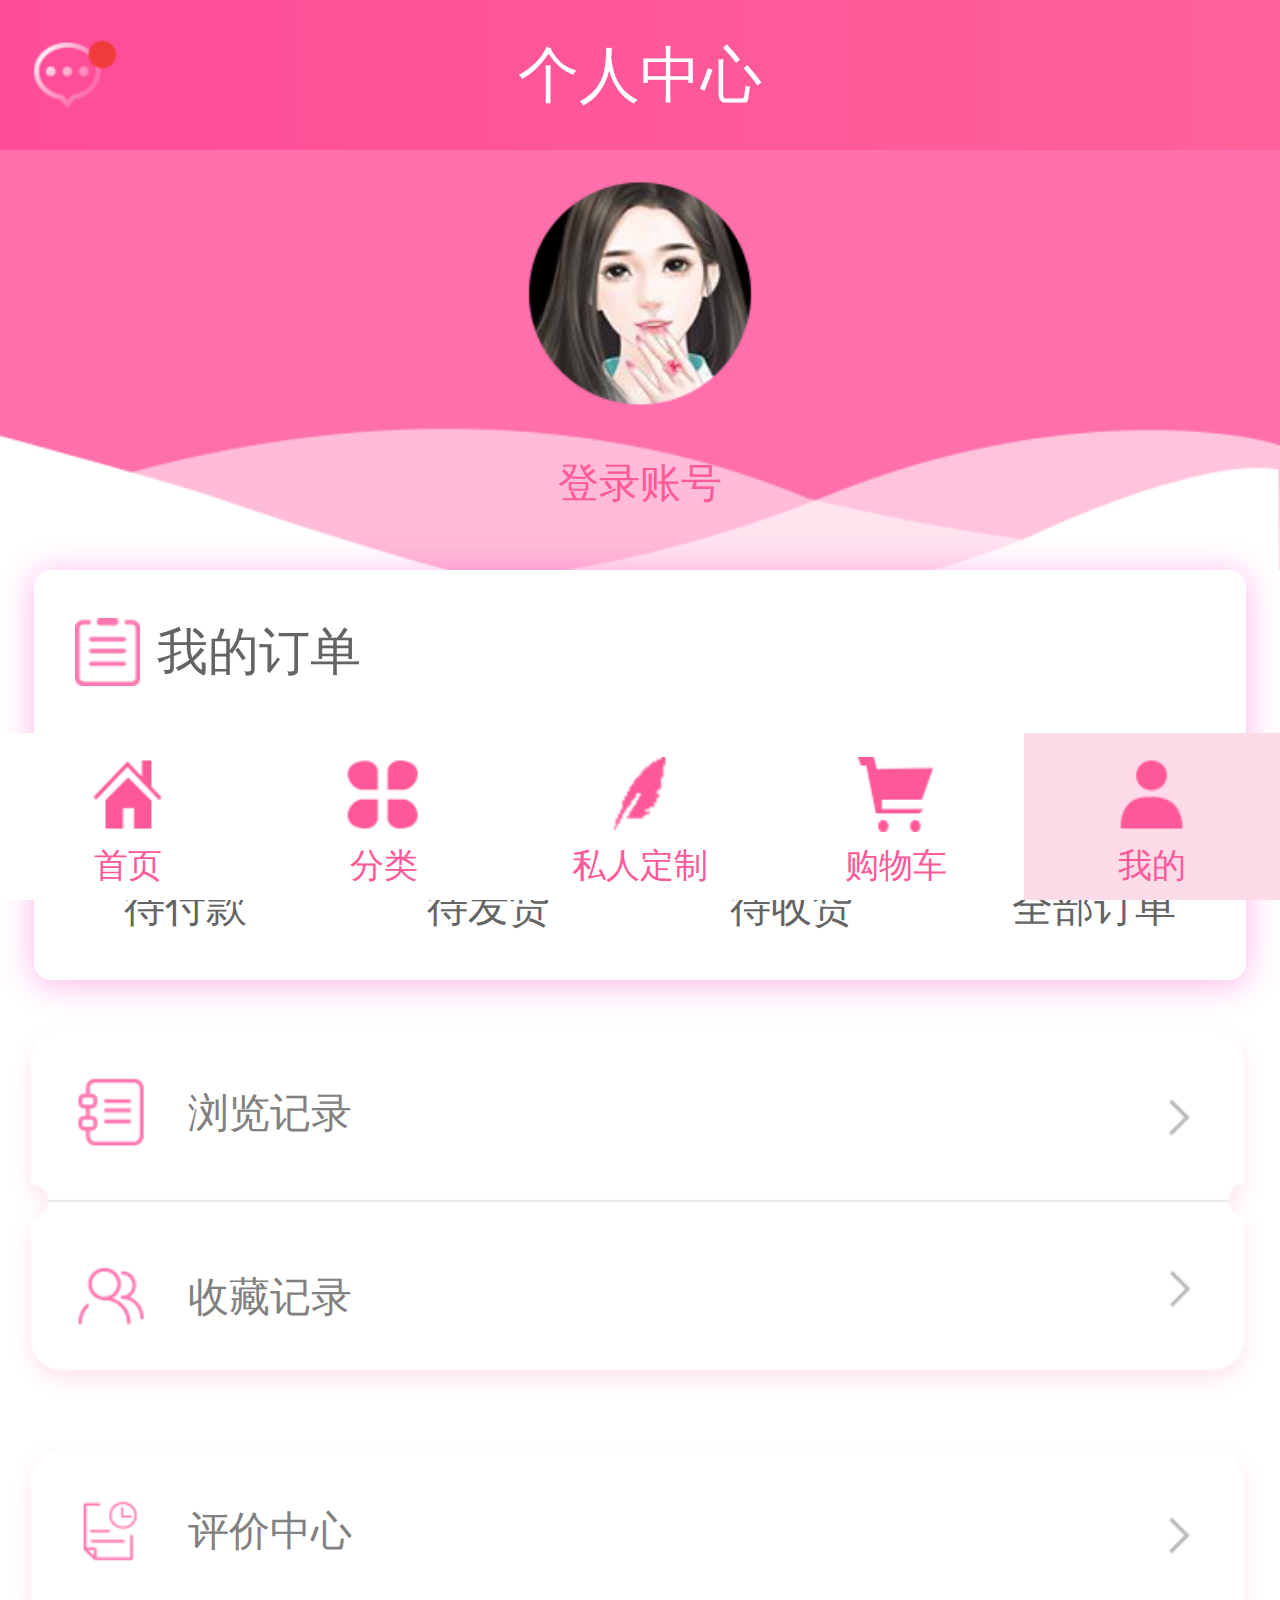
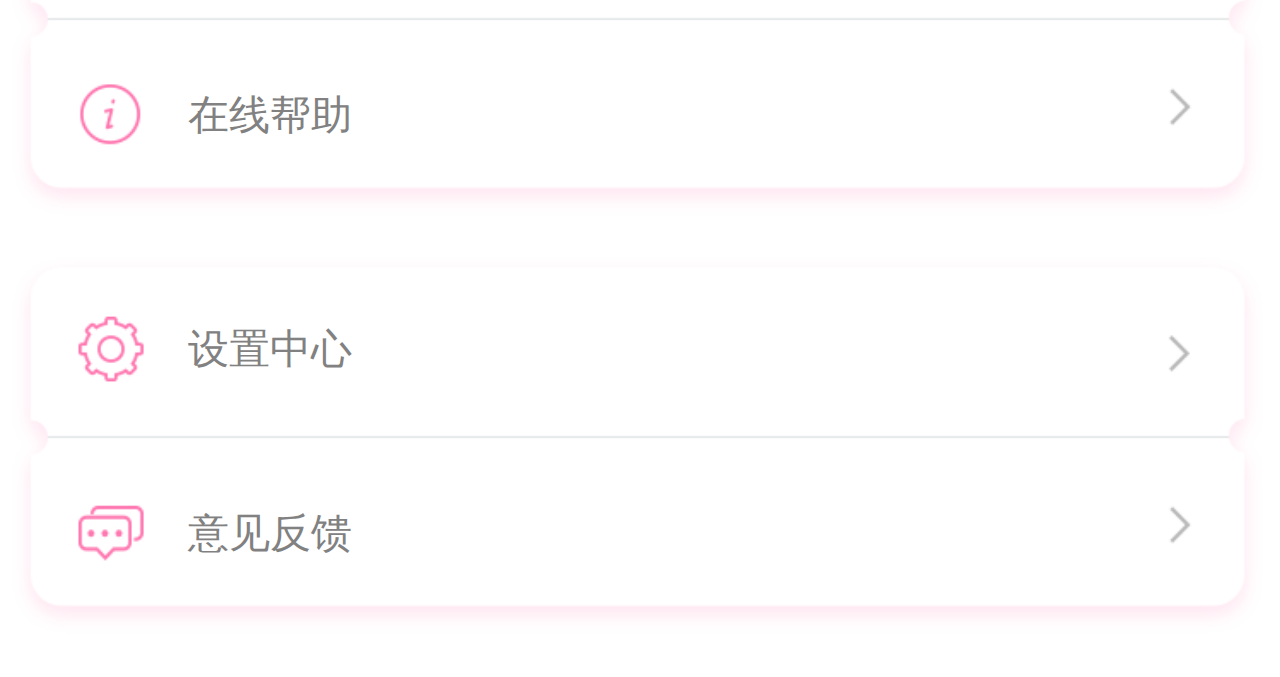
<file: personal.html>
<!DOCTYPE html>
<html lang="en">
<head>
	<meta charset="UTF-8">
	<meta name="viewport" content="width=device-width",initial-scale="1.0,maximum-scale=1.0,user-scalab=0">
	<title>个人中心</title>
	<link rel="stylesheet" href="css/personal.css">
	<script src="js/rem.js"></script>
</head>
<body>
	<!-- 导航 -->
	<div class="topTab">
		<a href="" class="left"></a>
		个人中心
		<a href="login.html" class="right"></a>
	</div>
	<!-- 导航结束 -->

	<!-- 主体 -->
	<div class="main">
		<div class="touxiang">
			<a href="login.html">登录账号</a>
		</div>
		<div class="order">
			<div class="dingdan">
				<div class="logo"></div>
				<span>我的订单</span>
			</div>
			<div class="tubiao"></div>
			<div class="wenzi">
				<span>待付款</span>
				<span>待发货</span>
				<span>待收货</span>
				<span>全部订单</span>
			</div>
		</div>
		<div class="list1">
			<div class="miaoshu">
				<div class="logo"></div>
				<a href="dianpushouye.html">
					<span>浏览记录</span>
				</a>
			</div>
			<div class="miaoshu">
				<div class="logo"></div>
				<span>收藏记录</span>
			</div>
		</div>
		<div class="list2">
			<div class="miaoshu">
				<div class="logo"></div>
				<span>评价中心</span>
			</div>
			<div class="miaoshu">
				<div class="logo"></div>
				<span>在线帮助</span>
			</div>
		</div>
		<div class="list3">
			<div class="miaoshu">
				<div class="logo"></div>
				<span>设置中心</span>
			</div>
			<div class="miaoshu">
				<div class="logo"></div>
				<span>意见反馈</span>
			</div>
		</div>
	</div>
	<!-- 主体结束 -->
	
	<!-- Tab栏 -->
	<div class="tab">
		<a href="index.html" class="list">
			<div class="icon icon1"></div>
			<div class="wenzi">首页</div>
		</a>
		<a href="" class="list">
			<div class="icon icon2"></div>
			<div class="wenzi">分类</div>
		</a>
		<a href="" class="list">
			<div class="icon icon3"></div>
			<div class="wenzi">私人定制</div>
		</a>
		<a href="cart.html" class="list">
			<div class="icon icon4"></div>
			<div class="wenzi">购物车</div>
		</a>
		<a href="personal.html" class="list">
			<div class="icon icon5"></div>
			<div class="wenzi">我的</div>
		</a>
	</div>
	<!-- Tab栏结束 -->
</body>
</html>
</file>
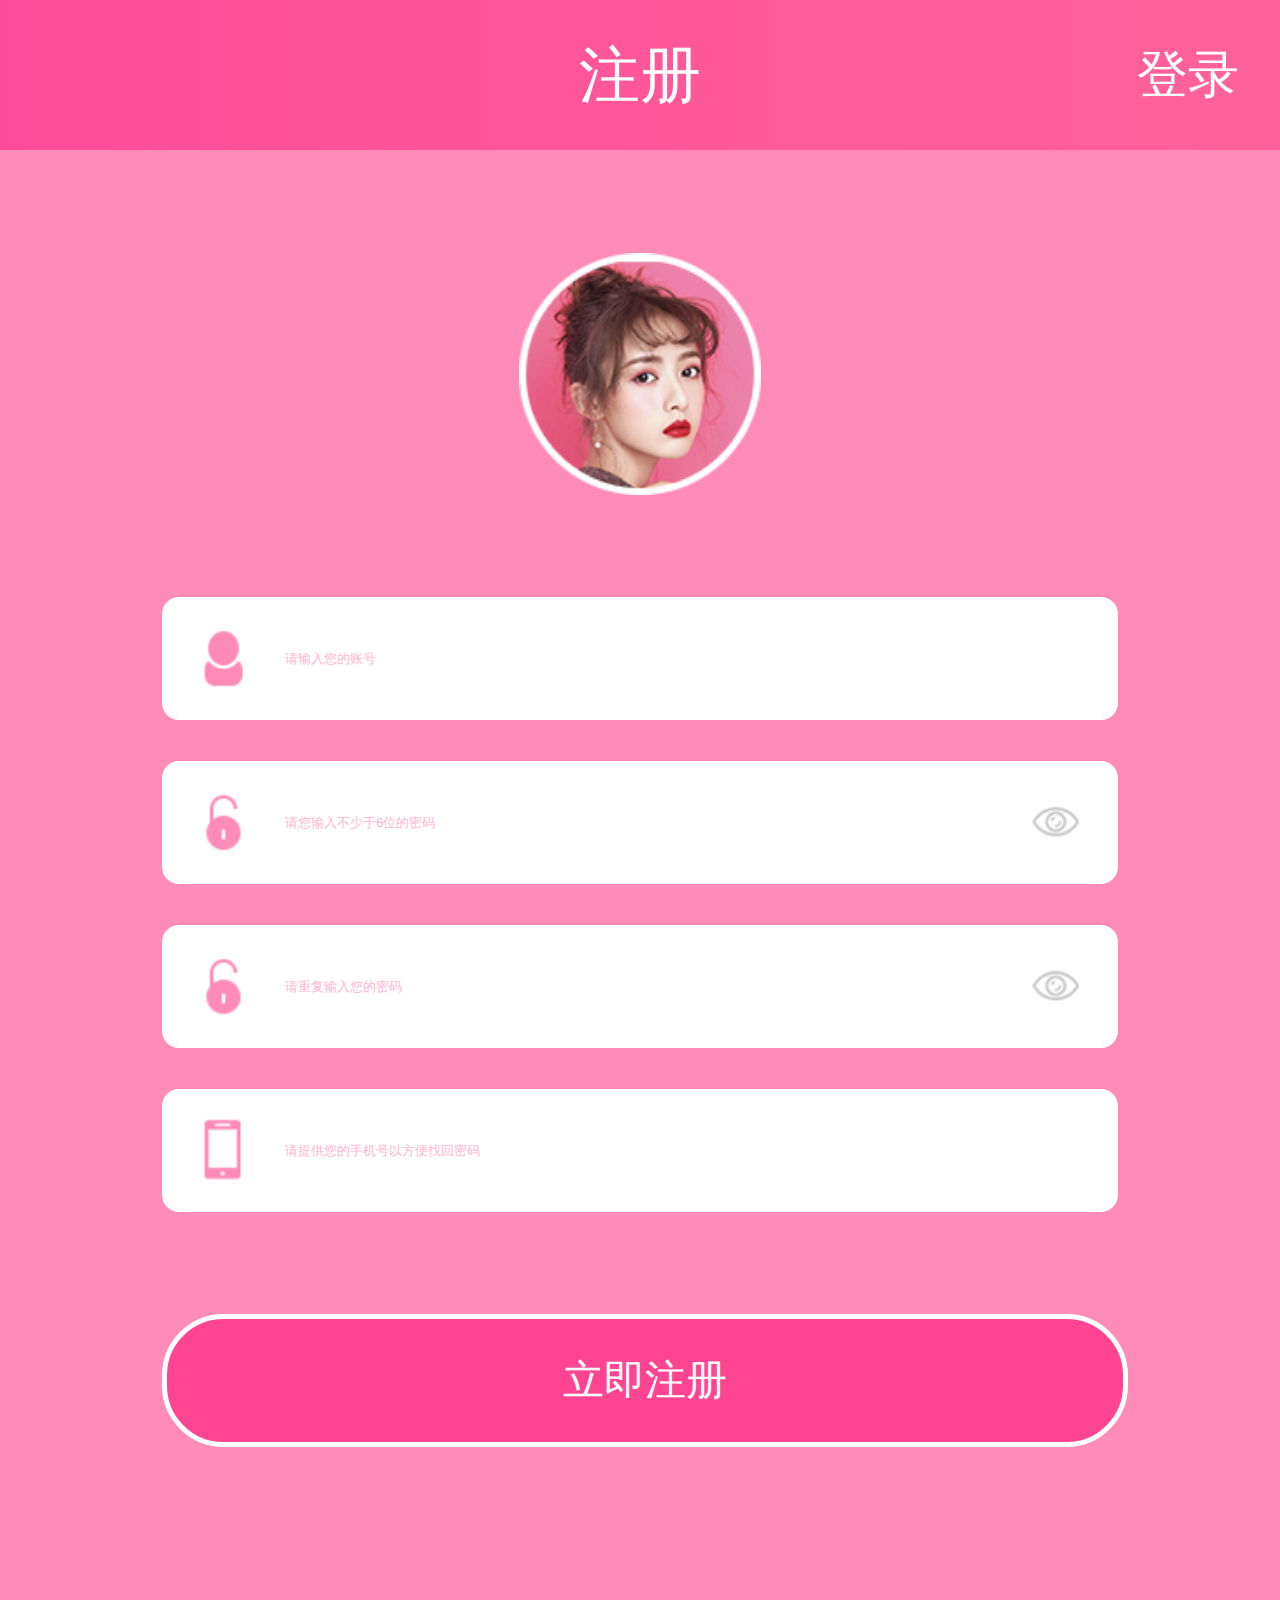
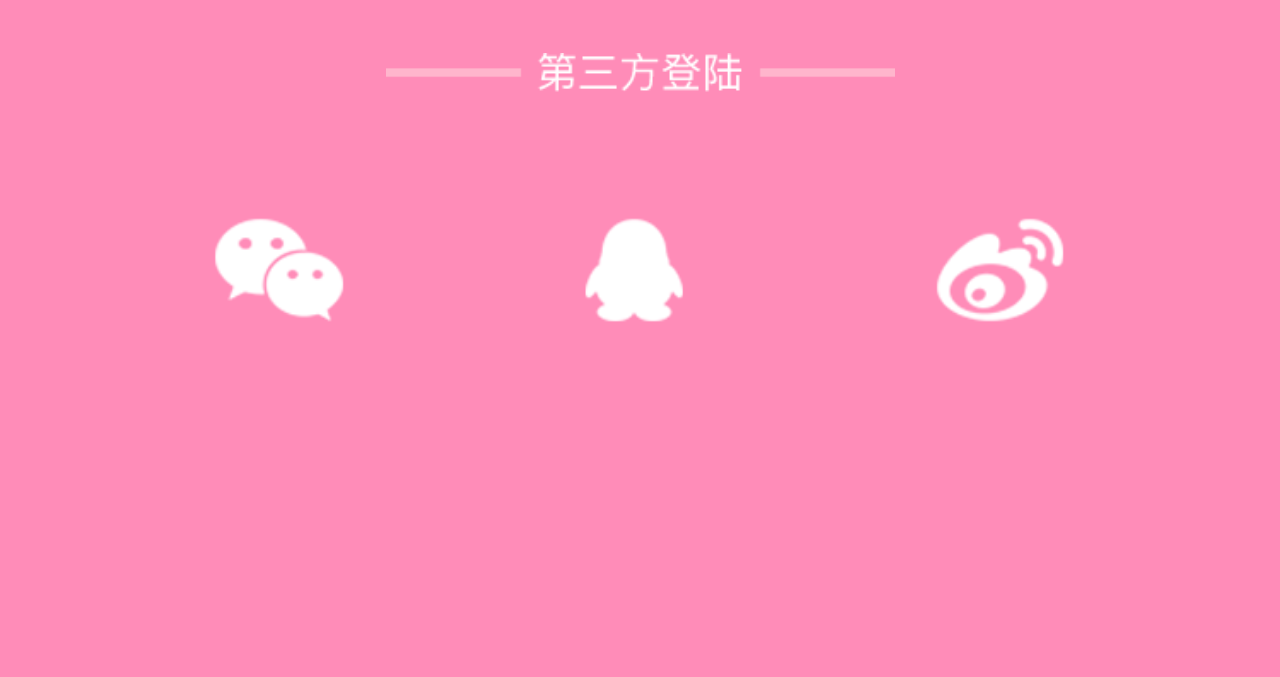
<file: register.html>
<!DOCTYPE html>
<html lang="en">
<head>
	<meta charset="UTF-8">
	<meta name="viewport" content="width=device-width",initial-scale="1.0,maximum-scale=1.0,user-scalab=0">
	<title>注册</title>
	<link rel="stylesheet" href="css/register.css">
	<script src="js/rem.js"></script>
</head>
<body>
	<!-- 导航 -->
	<div class="topTab">
		<a href="" class="left"></a>
		注册
		<a href="login.html" class="right">登录</a>
	</div>
	<!-- 导航结束 -->

	<!-- 主体 -->
	<div class="main">
		<img src="img/touxiang.png" alt="" class="touxiang">
		<div class="account">
			<input type="text" placeholder="请输入您的账号" class="zhanghao">
			<div class="logo"></div>
		</div>
		<div class="password">
			<div class="logo"></div>
			<div class="logo1"></div>
			<input type="text" placeholder="请您输入不少于6位的密码" class="mima">
		</div>
		<div class="password">
			<div class="logo"></div>
			<div class="logo1"></div>
			<input type="text" placeholder="请重复输入您的密码" class="mima">
		</div>
		<div class="bangding">
			<input type="text" placeholder="请提供您的手机号以方便找回密码" class="zhanghao">
			<div class="logo"></div>
		</div>
		<div class="register">立即注册</div>
		<div class="disanfang"></div>
		<div class="disanfang1">
			<div class="weixin"></div>
			<div class="qq"></div>
			<div class="weibo"></div>
		</div>
	</div>
	<!-- 主体结束 -->

</body>
</html>
</file>
<file: css/index.css>
*{
	padding: 0;
	margin: 0;
	list-style: none;
}
a{
	text-decoration: none;
}
body,html{
	font-family: "苹方";
	width: 100%;
	overflow-x: hidden;
}
.neikuan{
	width: 7.02rem;
	height: 100%;
	margin: 0 auto;
}
.topTab{
	width: 100%;
	height: 0.88rem;
	background: -webkit-linear-gradient(left, #ff4c98 , #ff629a);
	/* background: pink; */
	/* 固定定位：相对于窗口定位 */
	position: fixed;
	top: 0;
	left: 0;
	/* 层级：定位中才会遇到 */
	z-index: 10;
}
.topTab .left{
	width: 0.88rem;
	height: 0.88rem;
	background-image: url('../img/shouye-saoyisao.png');
	background-size: 0.39rem 0.4rem;
	background-position: 0.24rem 0.22rem;
	background-repeat: no-repeat;
	float: left;
}
.topTab .search{
	width: 5.74rem;
	height: 0.88rem;
	float: left;
	position: relative;	
}
.topTab .search input{
	box-sizing: border-box;
	width: 5.74rem;
	height: 0.44rem;
	border-radius: 0.22rem;
	padding-left: 0.2rem;
	border: none;
	position: absolute;
	top: 0.2rem;
	left: 0;
}
/* 选择页面中input中的文字 */
::-webkit-input-placeholder{
	color: #ffb6d2;
}
.topTab .search a{
	background-image: url('../img/shouye-sousuo.png');
	background-size: 0.2rem .26rem;
	background-position: 5.38rem .08rem;
	background-repeat: no-repeat;
}
.topTab .right{
	width: 0.88rem;
	height: 0.88rem;
	background-image: url('../img/shouye-paizhao.png');
	background-size: 0.4rem 0.4rem;
	background-position: 0.24rem 0.21rem;
	background-repeat: no-repeat;
	float: right;
}
.banner{
	width: 100%;
	height: 4rem;
	margin-top: .88rem;
	position: relative;
}
.banner img{
	width: 100%;
	height: 4rem;
}
.banner .box{
	width: 1.76rem;
	height: .04rem;
	position: absolute;
	right: 0;
	left: 0;
	margin: auto;
	bottom: .15rem; 
}
.banner .box .dot{
	width: .12rem;
	height: .04rem;
	background: white;
	margin-right: 10px;
	float: left;
}
.banner .box .dot:nth-child(3){
	width: .24rem;
	background: #ff2a2a;
}
.juan{
	width: 100%;
	height: 1.24rem;
	margin-top: .44rem;
}
.juan .neikuan{
	height: 1.24rem;
}
.juan .neikuan .box{
	width: 2.14rem;
	height: 100%;
	background-image: url('../img/liwujuan1.png');
	background-size:100%;
	background-repeat: no-repeat;
	float: left;
	position: relative;
}

.juan .neikuan .box:nth-child(2){
	background-image: url('../img/liwujuan2.png');
	margin-left: 0.32rem;
}
.juan .neikuan .box:nth-child(3){
	background-image: url('../img/liwujuan3.png');
	float: right;
}
.juan .neikuan .box .fuhao{
	width: .2rem;
	height: .7rem;
	float: left;
	font-size: .24rem;
	color: white;
	line-height: 1.2rem;
	text-align: right;
	margin-top: .05rem;
	margin-left: .2rem;
}
.juan .neikuan .box .price{
	width: 1rem;
	height: .7rem;
	float: left;
	font-size: .72rem;
	color: white;
	line-height: .9rem;
	text-align: center;
	margin-top: .05rem;

}
.juan .neikuan .box .miaoshu{
	width: .2rem;
	height: .7rem;
	float: right;
	margin-right: .24rem;
	font-size: .02rem;
	color: white;
	line-height: .24rem;
	margin-top: .11rem;
}
.juan .neikuan .box a{
	display: block;
	width: 1.24rem;
	height: .3rem;
	border-radius: .15rem;
	background: white;
	position: absolute;
	bottom: .1rem;
	left: 0;
	right: 0;
	margin: 0 auto;
	font-size: .2rem;
	color: #ff5898;
	text-align: center;
	line-height: .3rem;
}
.juan .neikuan .box:nth-child(2) a{
	color: #fdff40;
}
.juan .neikuan .box:nth-child(3) a{
	color: #40baff;
}
.xinpin{
	width: 100%;
	height: 7.16rem;
	margin-top: .4rem;
}
.xinpin .tittle{
	width: 100%;
	height: .8rem;
	background-image: url('../img/biaoti.png');
	background-size: 7.5rem .6rem;
	background-position: 0 .04rem;
	background-repeat: no-repeat;
}
.xinpin .tittle .Chinese{
	width: 100%;
	height: .4rem;
	font-size: .3rem;
	color: #ff5898;
	text-align: center;
	line-height: .3rem;
}
.xinpin .tittle .English{
	width: 100%;
	height: .4rem;
	font-size: .2rem;
	color: #ff5898;
	text-align: center;
	line-height: .2rem;
}
.xinpin .shangpin{
	width: 100%;
	height: 5.66rem;
	margin-top: .2rem;
}
.xinpin .shangpin .all{
	width: 1.55rem;
	height:5.3rem;
	float: left;
	background: white;
	margin-right: .5rem;
	margin-top: .16rem;
	box-shadow: 0 .04rem .2rem rgba(255, 0, 126, 0.3);
	position: relative;
}

.xinpin .shangpin .all:nth-child(2){
	width: 3.4rem;
	height:5.66rem;
	margin: 0 auto;
}
.xinpin .shangpin .all:nth-child(3){
	float: right;
	margin-right: 0
}
.xinpin .shangpin .cart{
	width: .44rem;
	height: .44rem;
	position: absolute;
	bottom: 0;
	right: 0;
	background-image: url('../img/cart.png');
	background-size: .30rem .26rem;
	background-position: 0 .05rem;
	background-repeat: no-repeat;
}
.xinpin .shangpin a{
	width: 100%;
	height: 100%;
	display: block;
}
.xinpin .shangpin .all a .tupian{
	margin-top: .1rem;
	display: block;
}
.xinpin .shangpin .all:nth-child(1) a .tupian{
	width: 1.45rem;
	height:3.85rem;
	background: pink;
	margin-right: .1rem;
}
.xinpin .shangpin .all:nth-child(2) a .tupian{
	width: 3.2rem;
	height:4.12rem;
	background: pink;
	margin-left: .1rem;
}
.xinpin .shangpin .all:nth-child(3) a .tupian{
	width: 1.45rem;
	height:3.85rem;
	background: pink;
	margin-left: .1rem;
}
.xinpin .shangpin .all a .wenzi{
	line-height: .24rem;	
	font-size: .24rem;
	color: #2d3035;
	margin-top: .2rem;
}
.xinpin .shangpin .all:nth-child(1) a .wenzi{
	width: 1.45rem;
	height: .58rem;
}
.xinpin .shangpin .all:nth-child(2) a .wenzi{
	width: 3.2rem;
	height:.58rem;
	margin-left: .1rem;
	line-height: .3rem;
	margin-top: .1rem;
}
.xinpin .shangpin .all:nth-child(3) a .wenzi{
	width: 1.45rem;
	height: .58rem;
	margin-left: .1rem;
	line-height: .3rem;
	margin-top: .2rem;
}
.xinpin .shangpin .all a .price{
	width: 1.27rem;
	height: .27rem;
	background-image: url('../img/888.88.png');
	background-size: 100%;
	background-position: center;
	background-repeat: no-repeat;
	margin-left: .1rem;
	margin-top: .32rem;
}
.xinpin .shangpin .all:nth-child(3) a .price{
	background-size: 92%;
	margin-top: .24rem;
}


.remen{
	width: 100%;
	height: auto;
	overflow: hidden;
	margin-bottom: .76rem;
}
.remen .tittle{
	width: 100%;
	height: .8rem;
	background-image: url('../img/biaoti.png');
	background-size: 7.5rem .6rem;
	background-position: 0 .04rem;
	background-repeat: no-repeat;
}
.remen .tittle .Chinese{
	width: 100%;
	height: .4rem;
	font-size: .3rem;
	color: #ff5898;
	text-align: center;
	line-height: .3rem;
}
.remen .tittle .English{
	width: 100%;
	height: .4rem;
	font-size: .2rem;
	color: #ff5898;
	text-align: center;
	line-height: .2rem;
}

.remen .neikuan .left{
	width: 3.21rem;
	height: auto;
	overflow: hidden;
	float: left;
}
.remen .neikuan .right{
	width: 3.21rem;
	height: auto;
	overflow: hidden;
	float: right;
}
.remen .neikuan .all{
	width: 100%;
	height:5.66rem;
	margin-top: .1rem;
	box-shadow: 0 .04rem .2rem rgba(255, 0, 126, 0.3);
	position: relative;
	margin-bottom: .44rem;
	padding-top: 0.1rem;
	box-sizing: border-box;
}
.remen .neikuan .all a{
	width: 100%;
	height: 100%;
	display: block;
}
.remen .neikuan .all .cart{
	width: .44rem;
	height: .44rem;
	background-image: url('../img/cart.png');
	background-size: .30rem .26rem;
	background-position: 0 .09rem;
	background-repeat: no-repeat;
	position: absolute;
	bottom: .18rem;
	right: 0;
}
.remen .neikuan .all a .tupian{
	display: block;
	width: 3.01rem;
	height:4.13rem;
	margin-left: .1rem;
}
.remen .neikuan .wenzi{
	width: 3.2rem;
	height:.58rem;
	font-size: .14rem;
	color: #2d3035;
	padding-left: .1rem;
	padding-right: .1rem;
	line-height: .3rem;
	margin-top: .1rem;
	box-sizing: border-box;
}
.remen .neikuan .all a .price{
	width: 1.27rem;
	height: .27rem;
	background-image: url('../img/888.88.png');
	background-size: 1.27rem .27rem;
	background-position: center;
	background-repeat: no-repeat;
	margin-left: .1rem;
	margin-top: .22rem;
	float: left;
}

.tab{
	width: 100%;
	height: 0.98rem;
	position: fixed;
	bottom: 0;
	left: 0;

}
.tab .list{
	display: block;
	width: 1.5rem;
	height: 100%;
	background: #fff;
	float: left;
}
.tab .list:nth-child(1){
	background: #fedbe9;
}
.tab .list .icon{
	width: 1.5rem;
	height: .44rem;
	margin-top: .14rem;
}
.tab .list .icon1{
	background-image: url('../img/icon_home Cart@2x.png');
	background-size: 0.44rem .44rem;
	background-position: center;
	background-repeat: no-repeat;
}
.tab .list .icon2{
	background-image: url('../img/icon_classification@2x.png');
	background-size: 0.44rem .44rem;
	background-position: center;
	background-repeat: no-repeat;
}
.tab .list .icon3{
	background-image: url('../img/icon_Personal Tailor@2x.png');
	background-size: 0.44rem .44rem;
	background-position: center;
	background-repeat: no-repeat;
}
.tab .list .icon4{
	background-image: url('../img/icon_Shopping Cart@2x.png');
	background-size: 0.44rem .44rem;
	background-position: center;
	background-repeat: no-repeat;
}
.tab .list .icon5{
	background-image: url('../img/icon_mine@2x.png');
	background-size: 0.44rem .44rem;
	background-position: center;
	background-repeat: no-repeat;
}
.tab .list .wenzi{
	width: 100%;
	height: .2rem;
	font-size: 0.2rem;
	color: #ff5999;
	text-align: center;
	line-height: .2rem;
	margin-top: .1rem;
}
</file>
<file: css/cart.css>
*{
	padding: 0;
	margin: 0;
	list-style: none;
}
a{
	text-decoration: none;
}
body,html{
	font-family: "苹方";
	width: 100%;
	overflow-x: hidden;
}
.topTab{
	width: 100%;
	height: 0.88rem;
	background: -webkit-linear-gradient(left, #ff4c98 , #ff629a);
	/* background: pink; */
	/* 固定定位：相对于窗口定位 */
	position: fixed;
	top: 0;
	left: 0;
	/* 层级：定位中才会遇到 */
	z-index: 10;
	font-size: .36rem;
	color: white;
	text-align: center;
	line-height: .88rem;
}
.topTab .left{
	width: 0.88rem;
	height: 0.88rem;
	background-image: url();
	background-size: 0.44rem 0.44rem;
	background-position: 0 0.22rem;
	background-repeat: no-repeat;
	float: left;
	padding-left: .24rem;
	box-sizing: border-box;
}

.topTab .right{
	width: 0.88rem;
	height: 0.88rem;
	font-size: .3rem;
	text-align: right;
	line-height: .88rem;
	color: white;
	float: right;
	padding-right: .24rem;
	box-sizing: border-box;
}
.main{
	width: 100%;
	height: auto;
	overflow: hidden;
	padding-bottom: .24rem;
	box-sizing: border-box;
	margin-top: .88rem;
	padding-left: .24rem;
	padding-right: .24rem;
	box-sizing: border-box;
}
.main .list{
	width: 7.02rem;
	height: 2.18rem;
	box-shadow: 0 .04rem .2rem rgba(255, 0, 126, 0.2);
	position: relative;
	margin-top: .24rem;
}
.main .list .gouxuan{
	width: .3rem;
	height: .3rem;
	border-radius: 50%;
	background: #ffa4ca;
	position: absolute;
	top: .1rem;
	left: .1rem;
}
.main .list .gouxuan .true{
	width: .12rem;
	height: .12rem;
	border-radius: 50%;
	margin: .09rem 0 0 .09rem;
	background: white;
}
.main .list .left{
	display: block;
	width: 1.78rem;
	height: 100%;
	float: left;
	margin-left: .1rem;
}
.main .list .right{
	width: 4.76rem;
	height: 100%;
	float: right;
}
.main .list .right .miaoshu{
	width: 100%;
	height: auto;
	font-size: .24rem;
	color: #2c3134;
	margin-top: .28rem;
}
.main .list .right .biaozhu{
	width: 100%;
	height: auto;
	font-size: .24rem;
	color: #676767;
	margin-top: .05rem;
}
.main .list .right .biaozhu .biaozhu1{
	float: left;
}
.main .list .right .biaozhu .biaozhu2{
	float: left;
	margin-left: .44rem;
}
.main .list .right .bottom{
	width: 100%;
	height: .4rem;
	margin-top: .6rem;
}
.main .list .right .bottom .price{
	width: 1.27rem;
	height: .27rem;
	background-image: url('../img/888.88.png');
	background-size: 100%;
	background-position: center;
	background-repeat: no-repeat;
	float: left;
	margin-top: .1rem;
}
.main .list .right .bottom .box1{
	width: .4rem;
	height: .4rem;
	background: #ffe8f0;
	margin-right: .1rem;
	float: right;
}
.main .list .right .bottom .box1 .jia{
	width: .4rem;
	height: 100%;
	background-image: url('../img/jia.png');
	background-position: center;
	background-size: 100%;
	background-repeat: no-repeat;
}
.main .list .right .bottom .box2{
	width: .8rem;
	height: .4rem;
	background: #ffe8f0;
	float: right;
	margin-right: .24rem;
	font-size: 30rem;
	color: #ff2781;
	text-align: center;
}
.main .list .right .bottom .box2 .shuliang{
	width: 100%;
	height: .4rem;
	font-size: .3rem;
	color: #ff2781;
	text-align: center;
	line-height: .4rem;
}
.main .list .right .bottom .box3{
	font-size: 30rem;
	color: #ff2781;
	width: .4rem;
	height: .4rem;
	background: #ffe8f0;
	float: right;
	margin-right: .24rem;
	font-size: 30rem;
	color: #ff2781;
	text-align: center;
	height: .4rem;
}
.main .list .right .bottom .box3 .jian{
	width: 100%;
	height:100%;
	background-image: url('../img/jian.png');
	background-position: center;
	background-size: 100%;
	background-repeat: no-repeat;

}
.main .xinxi{
	width: 100%;
	height: .3rem;
	margin-top: 5rem;
}
.main .xinxi .quanxuan{
	width: .3rem;
	height: .3rem;
	border-radius: 50%;
	background: #ffa4ca;
	float: left;
}
.main .xinxi .quanxuan1{
	width: 1rem;
	height: 100%;
	margin-left: .1rem;
	font-size: .24rem;
	color: #656565;
	text-align: left;
	line-height: .3rem;
	float: left;
}
.main .xinxi .amount{
	width: 2rem;
	height: 100%;
	font-size: .24rem;
	color: #656565;
	text-align: left;
	line-height: .3rem;
	margin-left: 1rem;
	float: left;
}
.main .xinxi .heji{
	width: .6rem;
	height: 100%;
	font-size: .24rem;
	color: #656565;
	text-align: left;
	line-height: .3rem;
	margin-left: .6rem;
	float: left;
}
.main .xinxi .price{
	width: 1.27rem;
	height: 100%;
	background-image: url('../img/888.88.png');
	background-repeat: no-repeat;
	background-size: 1.27rem .27rem;
	background-position: 0 0rem;
	float: right; 
}
.main .jiesuan{
	width: 7.02rem;
	height: .88rem;
	border-radius: .1rem;
	background: #ff5098;
	font-size: .3rem;
	color: white;
	text-align: center;
	line-height: .88rem;
	margin-top: .24rem;
}
.tab{
	width: 100%;
	height: 0.98rem;
	position: fixed;
	bottom: 0;
	left: 0;

}
.tab .list{
	display: block;
	width: 1.5rem;
	height: 100%;
	background: #fff;
	float: left;
}
.tab .list:nth-child(4){
	background: #fedbe9;
}
.tab .list .icon{
	width: 1.5rem;
	height: .44rem;
	margin-top: .14rem;
}
.tab .list .icon1{
	background-image: url('../img/icon_home Cart@2x.png');
	background-size: 0.44rem .44rem;
	background-position: center;
	background-repeat: no-repeat;
}
.tab .list .icon2{
	background-image: url('../img/icon_classification@2x.png');
	background-size: 0.44rem .44rem;
	background-position: center;
	background-repeat: no-repeat;
}
.tab .list .icon3{
	background-image: url('../img/icon_Personal Tailor@2x.png');
	background-size: 0.44rem .44rem;
	background-position: center;
	background-repeat: no-repeat;
}
.tab .list .icon4{
	background-image: url('../img/icon_Shopping Cart@2x.png');
	background-size: 0.44rem .44rem;
	background-position: center;
	background-repeat: no-repeat;
}
.tab .list .icon5{
	background-image: url('../img/icon_mine@2x.png');
	background-size: 0.44rem .44rem;
	background-position: center;
	background-repeat: no-repeat;
}
.tab .list .wenzi{
	width: 100%;
	height: .2rem;
	font-size: 0.2rem;
	color: #ff5999;
	text-align: center;
	line-height: .2rem;
	margin-top: .1rem;
}
</file>
<file: css/dianpu.css>
*{
	padding: 0;
	margin: 0;
	list-style: none;
}
a{
	text-decoration: none;
}
body,html{
	font-family: "苹方";
	width: 100%;
	overflow-x: hidden;
}
.topTab{
	width: 100%;
	height: 0.88rem;
	background: -webkit-linear-gradient(left, #ff4c98 , #ff629a);
	/* background: pink; */
	/* 固定定位：相对于窗口定位 */
	position: fixed;
	top: 0;
	left: 0;
	/* 层级：定位中才会遇到 */
	z-index: 10;
	font-size: .36rem;
	color: white;
	text-align: center;
	line-height: .88rem;
}
.topTab .left{
	width: 0.88rem;
	height: 0.88rem;
	background-image: url(../img/fanhui.png);
	background-size: 0.44rem 0.44rem;
	background-position: 0 0.22rem;
	background-repeat: no-repeat;
	float: left;
	padding-left: .24rem;
	box-sizing: border-box;
}

.topTab .right{
	width: 0.88rem;
	height: 0.88rem;
	font-size: .3rem;
	text-align: right;
	line-height: .88rem;
	color: white;
	float: right;
	padding-right: .24rem;
	box-sizing: border-box;
}
.main{
	width: 100%;
	height: auto;
	overflow: hidden;
	padding-left: .24rem;
	padding-right: .24rem;
	padding-top: .88rem;
}
.main .top{
	width: 7.02rem;
	height: 1.3rem;
	margin-top: .44rem;
}
.main .top .left{
	width: 1.38rem;
	height: 1.3rem;
	float: left;
	background-image: url('../img/dianpu.png');
	background-repeat: no-repeat;
	background-size: 1.38rem 1.3rem;
	background-position: center;
}
.main .top .right{
	width: 5.2rem;
	height: 1.3rem;
	float: right;
	margin-right: .06rem;
}
.main .top .right .dianpu{
	width: 100%;
	height: .44rem;
}
.main .top .right .dianpu .mingzi{
	width: 3.6rem;
	height: 100%;
	float: left;
	background-image: url('../img/mingzi.png');
	background-repeat: no-repeat;
	background-size: 3.39rem .29rem;
	background-position: left;
}
.main .top .right .dianpu .guanzhu{
	width: 1.08rem;
	height: .4rem;
	border-radius: .04rem;
	background: #ff4f98;
	font-size: .2rem;
	color: white;
	text-align: center;
	line-height: .4rem;
	float: right;
}
.main .top .right .miaoshu{
	width: 100%;
	height:.6rem ;
	font-size: .24rem;
	color: #353535;
	text-align: left;
	line-height: .36rem;
	display: block;
	margin-top: .08rem;
}
.main .biaoqian{
	width: 7.02rem;
	height: .7rem;
	margin-top: .44rem;
}
.main .biaoqian .left{
	width: 2.28rem;
	height: .68rem;
	border-top-left-radius: .1rem;
	border-bottom-left-radius: .1rem;
	border: .01rem solid #ff4f98;
	border-right: none;
	font-size: .24rem;
	color: #6e6e6e;
	text-align: center;
	line-height: .68rem;
	float: left;
	margin-left: .06rem;
}
.main .biaoqian .mid{
	width: 2.28rem;
	height: .68rem;
	border: .01rem solid #ff4f98;
	border-right: none;
	font-size: .24rem;
	color: #6e6e6e;
	text-align: center;
	line-height: .68rem;
	float: left;
}
.main .biaoqian .right{
	width: 2.28rem;
	height: .68rem;
	border: .01rem solid #ff4f98;
	border-top-right-radius: .1rem;
	border-bottom-right-radius: .1rem;
	border-left: none;
	background: #ff4f98; 
	font-size: .24rem;
	color: white;
	text-align: center;
	line-height: .68rem;
	float: left;
}
.main img{
	display: block;
	width: 7.02rem;
	height: auto;
	overflow: hidden;
	margin-top: .44rem;
}
.main .banner2{
	width: 6.86rem;
	margin-left: .06rem;
}
.main .bottom{
	width: 100%;
	height: .64rem;
	background: rgba(255, 0, 107, .7);
	position: fixed;
	bottom: 0;
	left: 0;
	font-size: .2rem;
	color: #ffe1ee;
	text-align: center;
	line-height: .64rem;
}
</file>
<file: css/dianpushouye.css>
*{
	padding: 0;
	margin: 0;
	list-style: none;
}
a{
	text-decoration: none;
}
body,html{
	font-family: "苹方";
	width: 100%;
	overflow-x: hidden;
}
.topTab{
	width: 100%;
	height: 0.88rem;
	background: -webkit-linear-gradient(left, #ff4c98 , #ff629a);
	/* background: pink; */
	/* 固定定位：相对于窗口定位 */
	position: fixed;
	top: 0;
	left: 0;
	/* 层级：定位中才会遇到 */
	z-index: 10;
	font-size: .36rem;
	color: white;
	text-align: center;
	line-height: .88rem;
}
.topTab .left{
	width: 0.88rem;
	height: 0.88rem;
	background-image: url(../img/fanhui.png);
	background-size: 0.44rem 0.44rem;
	background-position: 0 0.22rem;
	background-repeat: no-repeat;
	float: left;
	padding-left: .24rem;
	box-sizing: border-box;
}

.topTab .right{
	width: 0.88rem;
	height: 0.88rem;
	font-size: .3rem;
	text-align: right;
	line-height: .88rem;
	color: white;
	float: right;
	padding-right: .24rem;
	box-sizing: border-box;
}
.main{
	width: 100%;
	height: auto;
	overflow: hidden;
	padding-left: .24rem;
	padding-right: .24rem;
	padding-top: .88rem;
}
.main .top{
	width: 7.02rem;
	height: 1.3rem;
	margin-top: .44rem;
}
.main .top .left{
	width: 1.38rem;
	height: 1.3rem;
	float: left;
	background-image: url('../img/dianpu.png');
	background-repeat: no-repeat;
	background-size: 1.38rem 1.3rem;
	background-position: center;
}
.main .top .right{
	width: 5.2rem;
	height: 1.3rem;
	float: right;
	margin-right: .06rem;
}
.main .top .right .dianpu{
	width: 100%;
	height: .44rem;
}
.main .top .right .dianpu .mingzi{
	width: 3.6rem;
	height: 100%;
	float: left;
	background-image: url('../img/mingzi.png');
	background-repeat: no-repeat;
	background-size: 3.39rem .29rem;
	background-position: left;
}
.main .top .right .dianpu .guanzhu{
	width: 1.08rem;
	height: .4rem;
	border-radius: .04rem;
	background: #ff4f98;
	font-size: .2rem;
	color: white;
	text-align: center;
	line-height: .4rem;
	float: right;
}
.main .top .right .miaoshu{
	width: 100%;
	height:.6rem ;
	font-size: .24rem;
	color: #353535;
	text-align: left;
	line-height: .36rem;
	display: block;
	margin-top: .08rem;
}
.main .biaoqian{
	width: 7.02rem;
	height: .7rem;
	margin-top: .44rem;
}
.main .biaoqian .left{
	width: 2.28rem;
	height: .68rem;
	border-top-left-radius: .1rem;
	border-bottom-left-radius: .1rem;
	border: .01rem solid #ff4f98;
	border-right: none;
	background: #ff4f98;
	font-size: .24rem;
	color: white;
	text-align: center;
	line-height: .68rem;
	float: left;
	margin-left: .06rem;
}
.main .biaoqian .mid{
	width: 2.28rem;
	height: .68rem;
	border: .01rem solid #ff4f98;
	border-right: none;
	font-size: .24rem;
	color: #6e6e6e;
	text-align: center;
	line-height: .68rem;
	float: left;
}
.main .biaoqian .right{
	width: 2.28rem;
	height: .68rem;
	border: .01rem solid #ff4f98;
	border-top-right-radius: .1rem;
	border-bottom-right-radius: .1rem;
	font-size: .24rem;
	color: #6e6e6e;
	text-align: center;
	line-height: .68rem;
	float: left;
}
.main .tittle{
	width: 100%;
	height: .8rem;
	background-image: url('../img/biaoti.png');
	background-size: 7.5rem .6rem;
	background-position: 0 .04rem;
	background-repeat: no-repeat;
	margin-top: .44rem;
}
.main .tittle .Chinese{
	width: 100%;
	height: .4rem;
	font-size: .3rem;
	color: #ff5898;
	text-align: center;
	line-height: .3rem;
}
.main .tittle .English{
	width: 100%;
	height: .4rem;
	font-size: .2rem;
	color: #ff5898;
	text-align: center;
	line-height: .2rem;
}

.main .story{
	width: 100%;
	height: 3.67rem;
	background-image: url('../img/story.png');
	background-size: 7.02rem 3.67rem;
	background-position: 0 .04rem;
	background-repeat: no-repeat;
	margin-top: .3rem;
}
.main .xilie{
	display: block;
	width: 7.02rem;
	height: 2.31rem;
	margin-top: .3rem;
}
.main .neikuan{
	width: 7.02rem;
	height: auto;
	overflow: hidden;
	margin-top: .3rem;
}
.main .neikuan .left{
	width: 3.21rem;
	height: auto;
	overflow: hidden;
	float: left;
}
.main .neikuan .right{
	width: 3.21rem;
	height: auto;
	overflow: hidden;
	float: right;
}
.main .neikuan .all{
	width: 100%;
	height:5.66rem;
	margin-top: .1rem;
	box-shadow: 0 .04rem .2rem rgba(255, 0, 126, 0.3);
	position: relative;
	margin-bottom: .44rem;
	padding-top: 0.1rem;
	box-sizing: border-box;
}
.main .neikuan .all a{
	width: 100%;
	height: 100%;
	display: block;
}
.main .neikuan .all .cart{
	width: .44rem;
	height: .44rem;
	background-image: url('../img/cart.png');
	background-size: .30rem .26rem;
	background-position: 0 .09rem;
	background-repeat: no-repeat;
	position: absolute;
	bottom: .18rem;
	right: 0;
}
.main .neikuan .all a .tupian{
	display: block;
	width: 3.01rem;
	height:4.13rem;
	margin-left: .1rem;
}
.main .neikuan .wenzi{
	width: 3.2rem;
	height:.58rem;
	font-size: .14rem;
	color: #2d3035;
	padding-left: .1rem;
	padding-right: .1rem;
	line-height: .3rem;
	margin-top: .1rem;
	box-sizing: border-box;
}
.main .neikuan .all a .price{
	width: 1.27rem;
	height: .27rem;
	background-image: url('../img/888.88.png');
	background-size: 1.27rem .27rem;
	background-position: center;
	background-repeat: no-repeat;
	margin-left: .1rem;
	margin-top: .22rem;
	float: left;
}
</file>
<file: css/login.css>
*{
	padding: 0;
	margin: 0;
	list-style: none;
}
a{
	text-decoration: none;
}
body,html{
	font-family: "苹方";
	width: 100%;
	overflow-x: hidden;
}
.topTab{
	width: 100%;
	height: 0.88rem;
	background: -webkit-linear-gradient(left, #ff4c98 , #ff629a);
	/* background: pink; */
	/* 固定定位：相对于窗口定位 */
	position: fixed;
	top: 0;
	left: 0;
	/* 层级：定位中才会遇到 */
	z-index: 10;
	font-size: .36rem;
	color: white;
	text-align: center;
	line-height: .88rem;
}
.topTab .left{
	width: 0.88rem;
	height: 0.88rem;
	background-image: url();
	background-size: 0.44rem 0.44rem;
	background-position: 0 0.22rem;
	background-repeat: no-repeat;
	float: left;
	padding-left: .24rem;
	box-sizing: border-box;
}

.topTab .right{
	width: 0.88rem;
	height: 0.88rem;
	font-size: .3rem;
	text-align: right;
	line-height: .88rem;
	color: white;
	float: right;
	padding-right: .24rem;
	box-sizing: border-box;
}
.main{
	width: 100%;
	height: 13.34rem;
	background: #ff8cb8;
	padding-top: .88rem;
	box-sizing: border-box;
}
.main .touxiang{
	display: block;
	width: 1.42rem;
	height: 1.42rem;
	margin-top: .6rem;
	margin-left: 3.04rem;
}
.main .user{
	width: 100%;
	height: .24rem;
	font-size: .24rem;
	color: white;
	text-align: center;
	line-height: .24rem;
	margin-top: .24rem;
}
.main .account{
	width: 100%;
	height: .72rem;
	margin-top: .6rem;
	position: relative;
}
.main .account .zhanghao{
	display: block;
	width: 5.6rem;
	height: 100%;
	border-radius: .1rem;
	border: none;
	margin-left: .95rem;
	padding-left: .72rem;
	box-sizing: border-box;
}
::-webkit-input-placeholder{
	color: #ffb6d2;
}
.main .account .logo{
	width: .72rem;
	height: 100%;
	background-image: url('../img/zhanghao.png');
	background-size: .72rem .72rem;
	background-position: 0 0;
	background-repeat: no-repeat;
	float: left;
	position: absolute;
	top: 0;
	left: .95rem;
}
.main .password{
	width: 100%;
	height: .72rem;
	margin-top: .24rem;
	position: relative;
}
.main .password .mima{
	display: block;
	width: 5.6rem;
	height: 100%;
	border-radius: .1rem;
	border: none;
	margin-left: .95rem;
	padding-left: .72rem;
	box-sizing: border-box;
}
.main .password .logo{
	width: .72rem;
	height: 100%;
	background-image: url('../img/mima.png');
	background-size: .72rem .72rem;
	background-position: 0 0;
	background-repeat: no-repeat;
	float: left;
	position: absolute;
	top: 0;
	left: .95rem;
}
.main .password .logo1{
	width: .72rem;
	height: 100%;
	background-image: url('../img/xianshimima .png');
	background-size: .72rem .72rem;
	background-position: 0 0;
	background-repeat: no-repeat;
	position: absolute;
	top: 0;
	right: .95rem;
}
.main .tishi{
	width: 100%;
	height: .22rem;
	font-size: .22rem;
	color: #ffcde5;
	text-align: right;
	line-height: .22rem;
	padding-right: .95rem;
	box-sizing: border-box;
	margin-top: .24rem;
}
.main .login{
	display: block;
	width: 5.6rem;
	height: .72rem;
	background: #ff4592;
	margin-left: .95rem;
	margin-top: .6rem;
	border-radius: .36rem;
	border: .03rem solid white;
	font-size: .24rem;
	color: white;
	text-align: center;
	line-height: .72rem;
}
.main .disanfang{
	width: 100%;
	height: .24rem;
	background-image: url('../img/disanfang.png');
	background-size: 2.98rem .23rem;
	background-position: center;
	background-repeat: no-repeat;
	margin-top: 1.2rem;
}
.main .disanfang1{
	width: 100%;
	height: .88rem;
	margin-top: .6rem;
}
.main .disanfang1 .weixin{
	width: .88rem;
	height: .88rem;
	background-image: url('../img/weixin.png');
	background-size: 100%;
	background-position: center;
	background-repeat: no-repeat;
	margin-left: 1.2rem;
	float: left;
}
.main .disanfang1 .qq{
	width: .88rem;
	height: .88rem;
	background-image: url('../img/qq.png');
	background-size: 100%;
	background-position: center;
	background-repeat: no-repeat;
	margin-left: 1.2rem;
	float: left;
}
.main .disanfang1 .weibo{
	width: .88rem;
	height: .88rem;
	background-image: url('../img/weibo.png');
	background-size: 100%;
	background-position: center;
	background-repeat: no-repeat;
	margin-right: 1.2rem;
	float: right;
}
</file>
<file: css/personal.css>
*{
	padding: 0;
	margin: 0;
	list-style: none;
}
a{
	text-decoration: none;
}
body,html{
	font-family: "苹方";
	width: 100%;
	overflow-x: hidden;
}
.topTab{
	width: 100%;
	height: 0.88rem;
	background: -webkit-linear-gradient(left, #ff4c98 , #ff629a);
	/* background: pink; */
	/* 固定定位：相对于窗口定位 */
	position: fixed;
	top: 0;
	left: 0;
	/* 层级：定位中才会遇到 */
	z-index: 10;
	font-size: .36rem;
	color: white;
	text-align: center;
	line-height: .88rem;
}
.topTab .left{
	width: 0.88rem;
	height: 0.88rem;
	background-image: url('../img/xiaoxi.png');
	background-size: 0.88rem 0.88rem;
	background-position: 0 0rem;
	background-repeat: no-repeat;
	float: left;
	padding-left: .24rem;
	box-sizing: border-box;
}

.topTab .right{
	width: 0.88rem;
	height: 0.88rem;
	font-size: .3rem;
	text-align: right;
	line-height: .88rem;
	color: white;
	float: right;
	padding-right: .24rem;
	box-sizing: border-box;
}
.main{
	width: 100%;
	height: 13.34rem;
	padding-top: .88rem;
	padding-bottom: .96rem;
	box-sizing: border-box;
}
.main .touxiang{
	width: 100%;
	height: 2.46rem;
	background-image: url('../img/p-touxiang.png');
	background-size: 7.5rem 2.46rem;
	background-position: 0 0;
	background-repeat: no-repeat;
	text-align: center;
	line-height: 3.4rem;
}
.main .touxiang a{
	font-size: .24rem;
	color: #ff5999;
}
.main .order{
	width: 7.1rem;
	height: 2.4rem;
	box-shadow: 0rem .02rem .2rem  rgba(255, 0, 186, .3);
	margin-left: .2rem;
	border-radius: .1rem; 
	padding-top: .28rem;
	box-sizing: border-box;
}
.main .order .dingdan{
	width: 100%;
	height: .4rem;
}
.main .order .dingdan span{
	display: block;
	float: left;
	font-size: .3rem;
	line-height: .4rem;
	color: #646464;
	text-align: left;
}
.main .order .dingdan .logo{
	width: .38rem;
	height: 100%;
	background-image: url('../img/p-dingdan.png');
	background-size: .38rem .4rem;
	background-position: 0 0;
	background-repeat: no-repeat;
	float: left;
	margin-left: .24rem;
	margin-right: .1rem;
}
.main .order .tubiao{
	width: 100%;
	height: .8rem;
	background-image: url('../img/p-dai.png');
	background-size: 7.1rem .6rem;
	background-position: 0 0;
	background-repeat: no-repeat;
	margin-top: .28rem;
}
.main .order .wenzi{
	width: 100%;
	height: .24rem;
}
.main .order .wenzi span{
	display: block;
	float: left;
	width: 1.775rem;
	height: .24rem;
	font-size: .24rem;
	color: #646464;
	text-align: center;
	line-height: .24rem;
	margin-top: .1rem;
}
.main .list1{
	width: 100%;
	height: 2.21rem;
	background-image: url('../img/p-kuangjian.png');
	background-size: 7.33rem 2.21rem;
	background-position: .07rem 0;
	background-repeat: no-repeat;
	margin-top: .24rem;
	box-sizing: border-box;
}
.main .list1 .miaoshu{
	width: 100%;
	height: 1.08rem;
}
.main .list1 .miaoshu .logo{	
	width: .9rem;
	height: 1.08rem;
	background-image: url('../img/p-liulan.png');
	background-size: .9rem .88rem;
	background-position: 0 .1rem;
	background-repeat: no-repeat;
	float: left;
	margin-left: .2rem;
}
.main .list1 .miaoshu span{
	display: block;
	float: left;
	font-size: .24rem;
	color: #818181;
	text-align: left;
	line-height: 1.08rem;
}
.main .list1 .miaoshu:nth-child(2) .logo{
	background-image: url('../img/p-shoucang.png');
}
.main .list2{
	width: 100%;
	height: 2.21rem;
	background-image: url('../img/p-kuangjian.png');
	background-size: 7.33rem 2.21rem;
	background-position: .07rem 0;
	background-repeat: no-repeat;
	margin-top: .24rem;
	box-sizing: border-box;
}
.main .list2 .miaoshu{
	width: 100%;
	height: 1.08rem;
}
.main .list2 .miaoshu .logo{	
	width: .9rem;
	height: 1.08rem;
	background-image: url('../img/p-pingjia.png');
	background-size: .9rem .88rem;
	background-position: 0 .1rem;
	background-repeat: no-repeat;
	float: left;
	margin-left: .2rem;
}
.main .list2 .miaoshu span{
	display: block;
	float: left;
	font-size: .24rem;
	color: #818181;
	text-align: left;
	line-height: 1.08rem;
}
.main .list2 .miaoshu:nth-child(2) .logo{
	background-image: url('../img/p-bangzhu.png');
}
.main .list3{
	width: 100%;
	height: 2.21rem;
	background-image: url('../img/p-kuangjian.png');
	background-size: 7.33rem 2.21rem;
	background-position: .07rem 0;
	background-repeat: no-repeat;
	margin-top: .24rem;
	box-sizing: border-box;
	margin-bottom: .96rem;
}
.main .list3 .miaoshu{
	width: 100%;
	height: 1.08rem;
}
.main .list3 .miaoshu .logo{	
	width: .9rem;
	height: 1.08rem;
	background-image: url('../img/p-shezhi.png');
	background-size: .9rem .88rem;
	background-position: 0 .1rem;
	background-repeat: no-repeat;
	float: left;
	margin-left: .2rem;
}
.main .list3 .miaoshu span{
	display: block;
	float: left;
	font-size: .24rem;
	color: #818181;
	text-align: left;
	line-height: 1.08rem;
}
.main .list3 .miaoshu:nth-child(2) .logo{
	background-image: url('../img/p-yijian.png');
}
.tab{
	width: 100%;
	height: 0.98rem;
	position: fixed;
	bottom: 0;
	left: 0;
	z-index: 10;
}
.tab .list{
	display: block;
	width: 1.5rem;
	height: 100%;
	background: #fff;
	float: left;
}
.tab .list:nth-child(5){
	background: #fedbe9;
}
.tab .list .icon{
	width: 1.5rem;
	height: .44rem;
	margin-top: .14rem;
}
.tab .list .icon1{
	background-image: url('../img/icon_home Cart@2x.png');
	background-size: 0.44rem .44rem;
	background-position: center;
	background-repeat: no-repeat;
}
.tab .list .icon2{
	background-image: url('../img/icon_classification@2x.png');
	background-size: 0.44rem .44rem;
	background-position: center;
	background-repeat: no-repeat;
}
.tab .list .icon3{
	background-image: url('../img/icon_Personal Tailor@2x.png');
	background-size: 0.44rem .44rem;
	background-position: center;
	background-repeat: no-repeat;
}
.tab .list .icon4{
	background-image: url('../img/icon_Shopping Cart@2x.png');
	background-size: 0.44rem .44rem;
	background-position: center;
	background-repeat: no-repeat;
}
.tab .list .icon5{
	background-image: url('../img/icon_mine@2x.png');
	background-size: 0.44rem .44rem;
	background-position: center;
	background-repeat: no-repeat;
}
.tab .list .wenzi{
	width: 100%;
	height: .2rem;
	font-size: 0.2rem;
	color: #ff5999;
	text-align: center;
	line-height: .2rem;
	margin-top: .1rem;
}
</file>
<file: css/register.css>
*{
	padding: 0;
	margin: 0;
	list-style: none;
}
a{
	text-decoration: none;
}
body,html{
	font-family: "苹方";
	width: 100%;
	overflow-x: hidden;
}
.topTab{
	width: 100%;
	height: 0.88rem;
	background: -webkit-linear-gradient(left, #ff4c98 , #ff629a);
	/* background: pink; */
	/* 固定定位：相对于窗口定位 */
	position: fixed;
	top: 0;
	left: 0;
	/* 层级：定位中才会遇到 */
	z-index: 10;
	font-size: .36rem;
	color: white;
	text-align: center;
	line-height: .88rem;
}
.topTab .left{
	width: 0.88rem;
	height: 0.88rem;
	background-image: url();
	background-size: 0.44rem 0.44rem;
	background-position: 0 0.22rem;
	background-repeat: no-repeat;
	float: left;
	padding-left: .24rem;
	box-sizing: border-box;
}

.topTab .right{
	width: 0.88rem;
	height: 0.88rem;
	font-size: .3rem;
	text-align: right;
	line-height: .88rem;
	color: white;
	float: right;
	padding-right: .24rem;
	box-sizing: border-box;
}
.main{
	width: 100%;
	height: 13.34rem;
	background: #ff8cb8;
	padding-top: .88rem;
	box-sizing: border-box;
}
.main .touxiang{
	display: block;
	width: 1.42rem;
	height: 1.42rem;
	margin-top: .6rem;
	margin-left: 3.04rem;
}
.main .user{
	width: 100%;
	height: .24rem;
	font-size: .24rem;
	color: white;
	text-align: center;
	line-height: .24rem;
	margin-top: .24rem;
}
.main .account{
	width: 100%;
	height: .72rem;
	margin-top: .6rem;
	position: relative;
}
.main .account .zhanghao{
	display: block;
	width: 5.6rem;
	height: 100%;
	border-radius: .1rem;
	border: none;
	margin-left: .95rem;
	padding-left: .72rem;
	box-sizing: border-box;
}
::-webkit-input-placeholder{
	color: #ffb6d2;
}
.main .account .logo{
	width: .72rem;
	height: 100%;
	background-image: url('../img/zhanghao.png');
	background-size: .72rem .72rem;
	background-position: 0 0;
	background-repeat: no-repeat;
	float: left;
	position: absolute;
	top: 0;
	left: .95rem;
}
.main .password{
	width: 100%;
	height: .72rem;
	margin-top: .24rem;
	position: relative;
}
.main .password .mima{
	display: block;
	width: 5.6rem;
	height: 100%;
	border-radius: .1rem;
	border: none;
	margin-left: .95rem;
	padding-left: .72rem;
	box-sizing: border-box;
}
.main .password .logo{
	width: .72rem;
	height: 100%;
	background-image: url('../img/mima.png');
	background-size: .72rem .72rem;
	background-position: 0 0;
	background-repeat: no-repeat;
	float: left;
	position: absolute;
	top: 0;
	left: .95rem;
}
.main .password .logo1{
	width: .72rem;
	height: 100%;
	background-image: url('../img/xianshimima .png');
	background-size: .72rem .72rem;
	background-position: 0 0;
	background-repeat: no-repeat;
	position: absolute;
	top: 0;
	right: .95rem;
}
.main .bangding{
	width: 100%;
	height: .72rem;
	margin-top: .24rem;
	position: relative;
}
.main .bangding .zhanghao{
	display: block;
	width: 5.6rem;
	height: 100%;
	border-radius: .1rem;
	border: none;
	margin-left: .95rem;
	padding-left: .72rem;
	box-sizing: border-box;
}
.main .bangding .logo{
	width: .72rem;
	height: 100%;
	background-image: url('../img/shouji.png');
	background-size: .72rem .72rem;
	background-position: 0 0;
	background-repeat: no-repeat;
	float: left;
	position: absolute;
	top: 0;
	left: .95rem;
}
.main .tishi{
	width: 100%;
	height: .22rem;
	font-size: .22rem;
	color: #ffcde5;
	text-align: right;
	line-height: .22rem;
	padding-right: .95rem;
	box-sizing: border-box;
	margin-top: .24rem;
}
.main .register{
	width: 5.6rem;
	height: .72rem;
	background: #ff4592;
	margin-left: .95rem;
	margin-top: .6rem;
	border-radius: .36rem;
	border: .03rem solid white;
	font-size: .24rem;
	color: white;
	text-align: center;
	line-height: .72rem;
}
.main .disanfang{
	width: 100%;
	height: .24rem;
	background-image: url('../img/disanfang.png');
	background-size: 2.98rem .23rem;
	background-position: center;
	background-repeat: no-repeat;
	margin-top: 1.2rem;
}
.main .disanfang1{
	width: 100%;
	height: .88rem;
	margin-top: .6rem;
}
.main .disanfang1 .weixin{
	width: .88rem;
	height: .88rem;
	background-image: url('../img/weixin.png');
	background-size: 100%;
	background-position: center;
	background-repeat: no-repeat;
	margin-left: 1.2rem;
	float: left;
}
.main .disanfang1 .qq{
	width: .88rem;
	height: .88rem;
	background-image: url('../img/qq.png');
	background-size: 100%;
	background-position: center;
	background-repeat: no-repeat;
	margin-left: 1.2rem;
	float: left;
}
.main .disanfang1 .weibo{
	width: .88rem;
	height: .88rem;
	background-image: url('../img/weibo.png');
	background-size: 100%;
	background-position: center;
	background-repeat: no-repeat;
	margin-right: 1.2rem;
	float: right;
}
</file>
